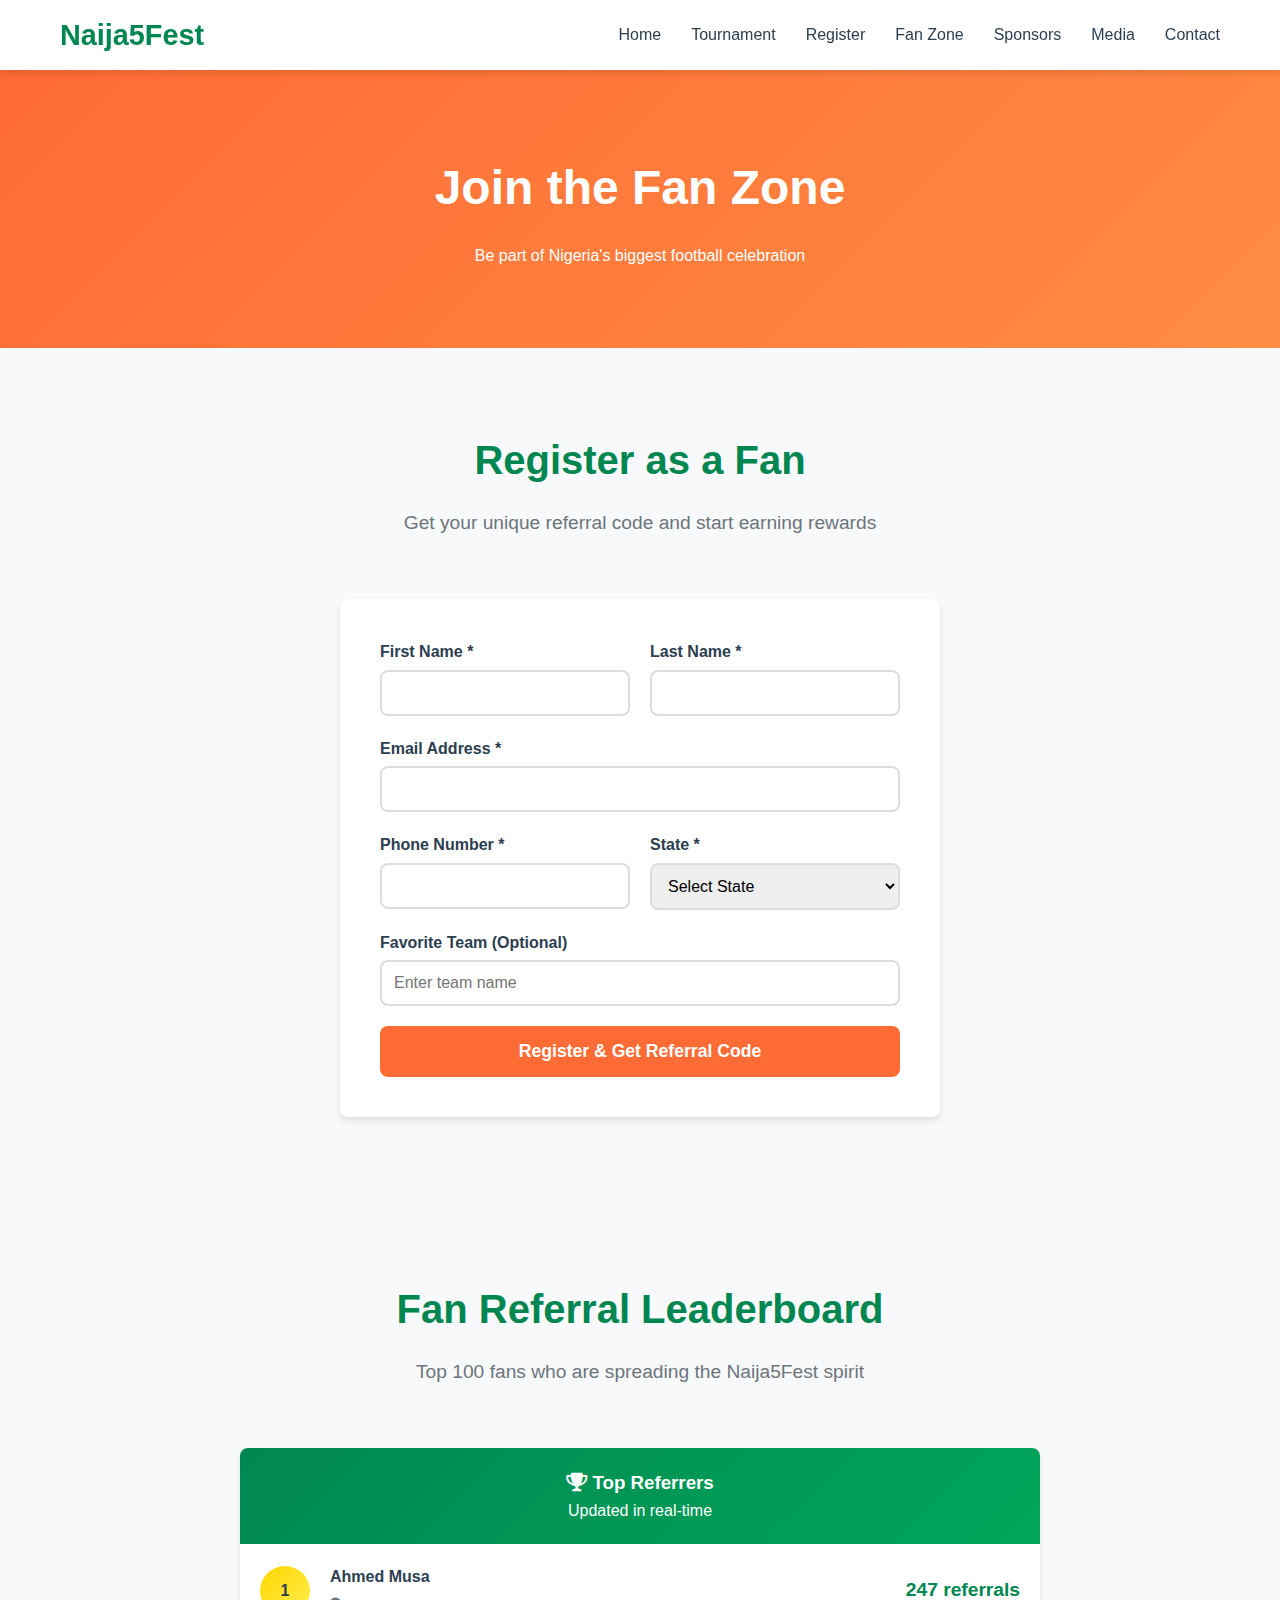
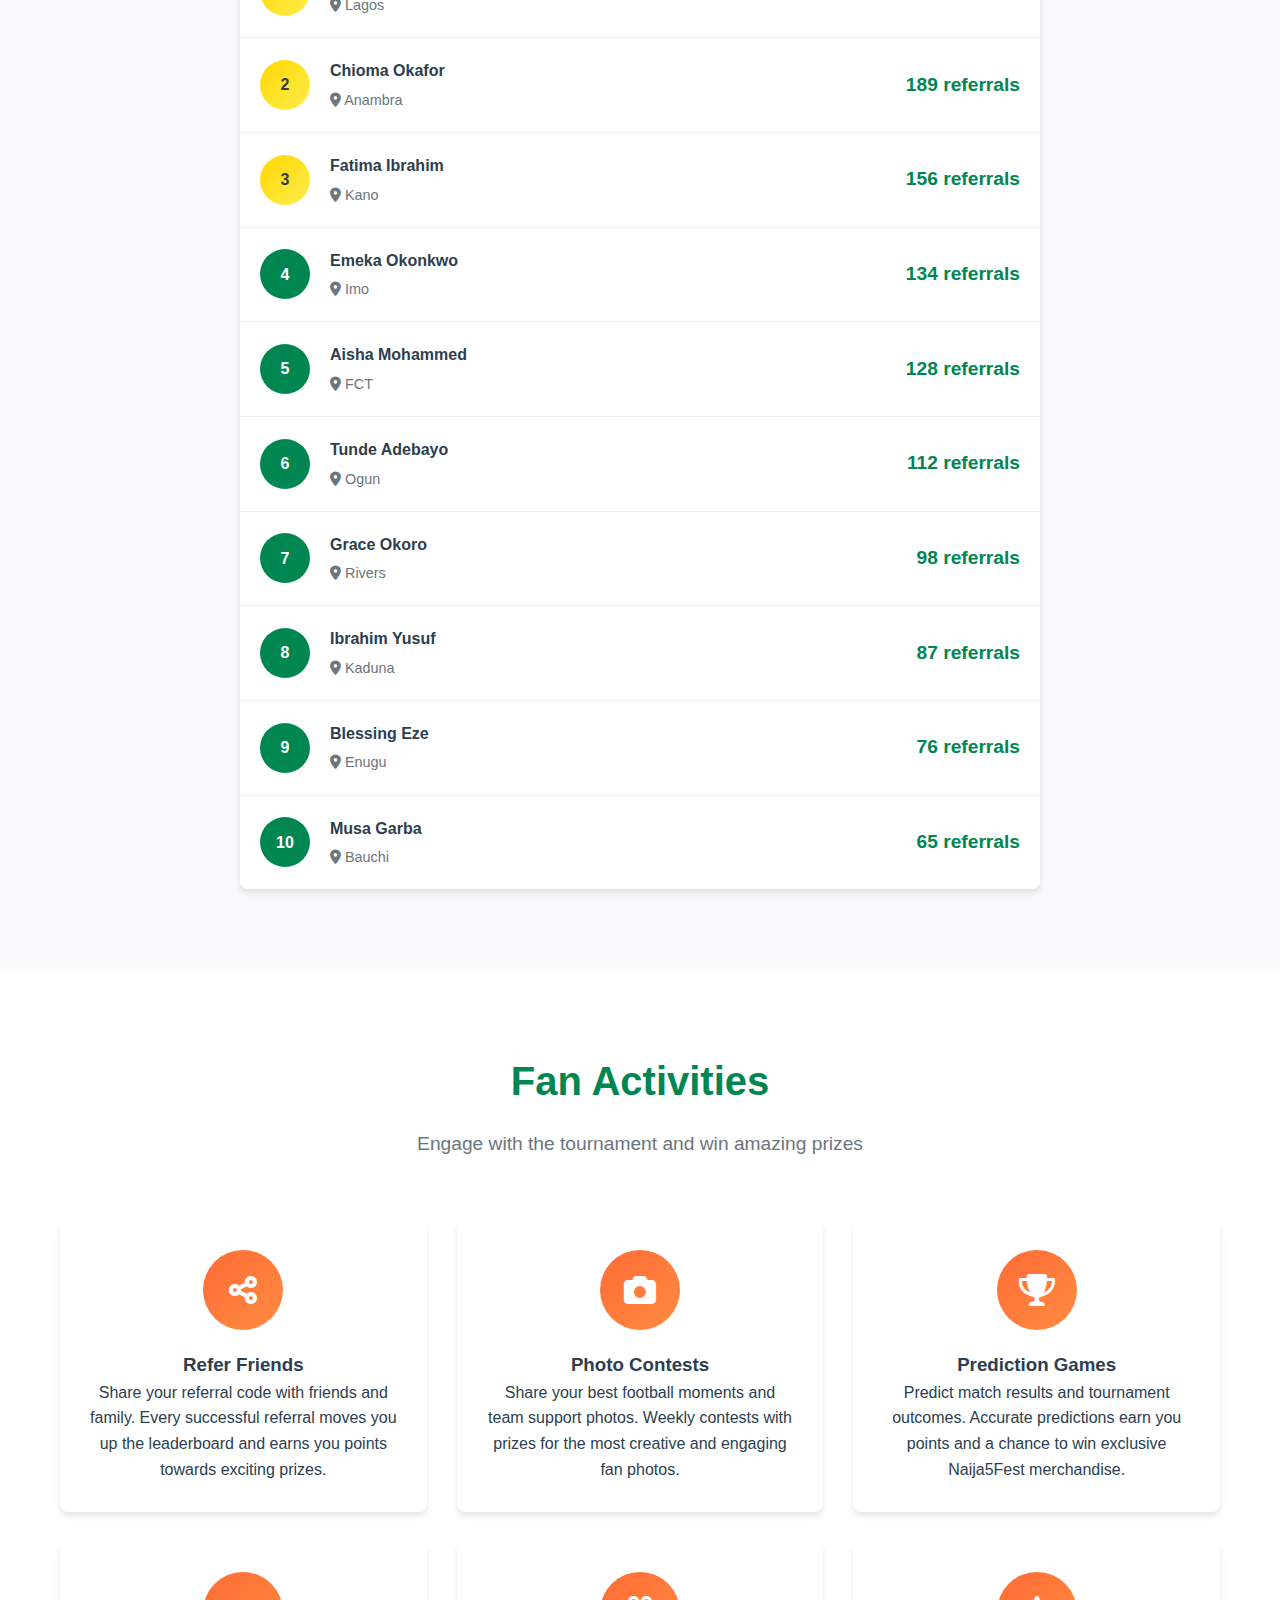
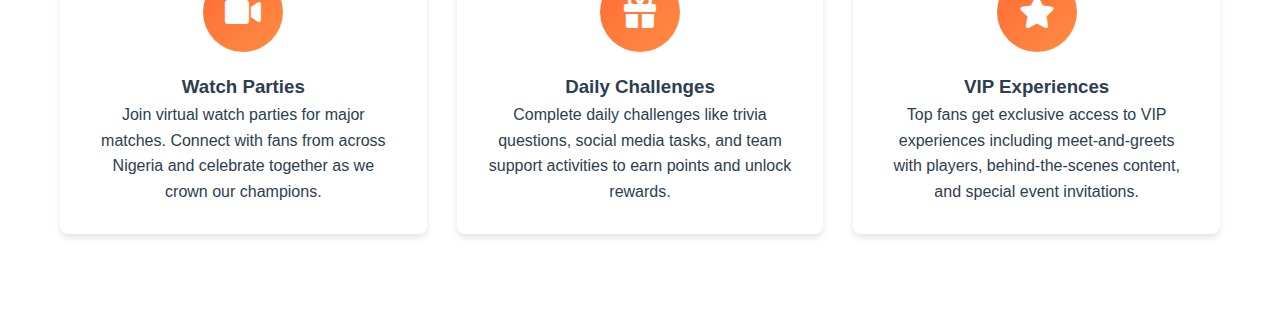
<file: Final-Naija5Fest-main/fanzone.html>
<!DOCTYPE html>
<html lang="en">

<head>
    <meta charset="UTF-8">
    <meta name="viewport" content="width=device-width, initial-scale=1.0">
    <link rel="icon" href="https://public-frontend-cos.metadl.com/mgx/img/favicon.png" type="image/png">
    <title>Fan Zone - Naija5Fest</title>
    <link rel="stylesheet" href="./style.css">
    <link href="https://cdnjs.cloudflare.com/ajax/libs/font-awesome/6.0.0/css/all.min.css" rel="stylesheet">
    <style>
        .fanzone-container {
            margin-top: 70px;
        }

        .fanzone-hero {
            background: linear-gradient(135deg, var(--accent-orange), #ff8c42);
            color: var(--white);
            padding: 80px 0;
            text-align: center;
        }

        .fanzone-hero h1 {
            font-size: 3rem;
            margin-bottom: 1rem;
        }

        .fan-registration-section {
            padding: 80px 0;
            background: var(--light-gray);
        }

        .fan-form {
            max-width: 600px;
            margin: 0 auto;
            background: var(--white);
            padding: 40px;
            border-radius: var(--border-radius);
            box-shadow: var(--shadow);
        }

        .form-group {
            margin-bottom: 20px;
        }

        .form-group label {
            display: block;
            margin-bottom: 5px;
            font-weight: 600;
            color: var(--text-dark);
        }

        .form-group input,
        .form-group select {
            width: 100%;
            padding: 12px;
            border: 2px solid #ddd;
            border-radius: var(--border-radius);
            font-size: 1rem;
            transition: var(--transition);
        }

        .form-group input:focus,
        .form-group select:focus {
            outline: none;
            border-color: var(--accent-orange);
        }

        .form-row {
            display: grid;
            grid-template-columns: 1fr 1fr;
            gap: 20px;
        }

        .referral-section {
            padding: 80px 0;
        }

        .referral-card {
            background: var(--white);
            padding: 30px;
            border-radius: var(--border-radius);
            box-shadow: var(--shadow);
            text-align: center;
            margin-bottom: 40px;
        }

        .referral-code {
            background: var(--light-gray);
            padding: 15px;
            border-radius: var(--border-radius);
            font-family: monospace;
            font-size: 1.2rem;
            font-weight: bold;
            margin: 20px 0;
            border: 2px dashed var(--accent-orange);
        }

        .copy-btn {
            background: var(--accent-orange);
            color: var(--white);
            border: none;
            padding: 10px 20px;
            border-radius: var(--border-radius);
            cursor: pointer;
            transition: var(--transition);
        }

        .copy-btn:hover {
            background: #e55a2b;
        }

        .leaderboard-section {
            padding: 80px 0;
            background: var(--light-gray);
        }

        .leaderboard {
            max-width: 800px;
            margin: 0 auto;
            background: var(--white);
            border-radius: var(--border-radius);
            box-shadow: var(--shadow);
            overflow: hidden;
        }

        .leaderboard-header {
            background: linear-gradient(135deg, var(--primary-green), var(--secondary-green));
            color: var(--white);
            padding: 20px;
            text-align: center;
        }

        .leaderboard-item {
            display: flex;
            align-items: center;
            padding: 20px;
            border-bottom: 1px solid #eee;
            transition: var(--transition);
        }

        .leaderboard-item:hover {
            background: var(--light-gray);
        }

        .leaderboard-item:last-child {
            border-bottom: none;
        }

        .rank {
            width: 50px;
            height: 50px;
            background: var(--primary-green);
            color: var(--white);
            border-radius: 50%;
            display: flex;
            align-items: center;
            justify-content: center;
            font-weight: bold;
            margin-right: 20px;
        }

        .rank.top3 {
            background: linear-gradient(135deg, #ffd700, #ffed4e);
            color: var(--text-dark);
        }

        .fan-info {
            flex: 1;
        }

        .fan-name {
            font-weight: bold;
            color: var(--text-dark);
            margin-bottom: 5px;
        }

        .fan-location {
            color: var(--text-light);
            font-size: 0.9rem;
        }

        .referral-count {
            font-size: 1.2rem;
            font-weight: bold;
            color: var(--primary-green);
        }

        .activities-section {
            padding: 80px 0;
        }

        .activities-grid {
            display: grid;
            grid-template-columns: repeat(auto-fit, minmax(300px, 1fr));
            gap: 30px;
            margin-top: 40px;
        }

        .activity-card {
            background: var(--white);
            padding: 30px;
            border-radius: var(--border-radius);
            box-shadow: var(--shadow);
            text-align: center;
            transition: var(--transition);
        }

        .activity-card:hover {
            transform: translateY(-5px);
            box-shadow: var(--shadow-hover);
        }

        .activity-icon {
            width: 80px;
            height: 80px;
            background: linear-gradient(135deg, var(--accent-orange), #ff8c42);
            border-radius: 50%;
            display: flex;
            align-items: center;
            justify-content: center;
            margin: 0 auto 20px;
            color: var(--white);
            font-size: 2rem;
        }

        .submit-btn {
            width: 100%;
            padding: 15px;
            background: var(--accent-orange);
            color: var(--white);
            border: none;
            border-radius: var(--border-radius);
            font-size: 1.1rem;
            font-weight: bold;
            cursor: pointer;
            transition: var(--transition);
        }

        .submit-btn:hover {
            background: #e55a2b;
            transform: translateY(-2px);
        }

        @media (max-width: 768px) {
            .fanzone-hero h1 {
                font-size: 2rem;
            }

            .fan-form {
                padding: 20px;
            }

            .form-row {
                grid-template-columns: 1fr;
            }

            .activities-grid {
                grid-template-columns: 1fr;
            }
        }
    </style>
</head>

<body>
    <!-- Navigation -->
    <nav class="navbar">
        <div class="nav-container">
            <div class="nav-logo">
                <h2><a href="index.html" style="text-decoration: none; color: inherit;">Naija5Fest</a></h2>
            </div>
            <div class="nav-menu" id="nav-menu">
                <a href="index.html" class="nav-link">Home</a>
                <a href="tournament.html" class="nav-link">Tournament</a>
                <a href="registration.html" class="nav-link">Register</a>
                <a href="fanzone.html" class="nav-link active">Fan Zone</a>
                <a href="sponsors.html" class="nav-link">Sponsors</a>
                <a href="media.html" class="nav-link">Media</a>
                <a href="index.html#contact" class="nav-link">Contact</a>
            </div>
            <div class="nav-toggle" id="nav-toggle">
                <span class="bar"></span>
                <span class="bar"></span>
                <span class="bar"></span>
            </div>
        </div>
    </nav>

    <div class="fanzone-container">
        <!-- Fan Zone Hero -->
        <section class="fanzone-hero">
            <div class="container">
                <h1>Join the Fan Zone</h1>
                <p>Be part of Nigeria's biggest football celebration</p>
            </div>
        </section>

        <!-- Fan Registration -->
        <section class="fan-registration-section">
            <div class="container">
                <div class="section-header">
                    <h2>Register as a Fan</h2>
                    <p>Get your unique referral code and start earning rewards</p>
                </div>

                <form class="fan-form" id="fanRegistrationForm">
                    <div class="form-row">
                        <div class="form-group">
                            <label for="fanFirstName">First Name *</label>
                            <input type="text" id="fanFirstName" name="firstName" required>
                        </div>
                        <div class="form-group">
                            <label for="fanLastName">Last Name *</label>
                            <input type="text" id="fanLastName" name="lastName" required>
                        </div>
                    </div>

                    <div class="form-group">
                        <label for="fanEmail">Email Address *</label>
                        <input type="email" id="fanEmail" name="email" required>
                    </div>

                    <div class="form-row">
                        <div class="form-group">
                            <label for="fanPhone">Phone Number *</label>
                            <input type="tel" id="fanPhone" name="phone" required>
                        </div>
                        <div class="form-group">
                            <label for="fanState">State *</label>
                            <select id="fanState" name="state" required>
                                <option value="">Select State</option>
                            </select>
                        </div>
                    </div>

                    <div class="form-group">
                        <label for="favoriteTeam">Favorite Team (Optional)</label>
                        <input type="text" id="favoriteTeam" name="favoriteTeam" placeholder="Enter team name">
                    </div>

                    <button type="submit" class="submit-btn">Register & Get Referral Code</button>
                </form>
            </div>
        </section>

        <!-- Referral Section -->
        <section class="referral-section" id="referralSection" style="display: none;">
            <div class="container">
                <div class="section-header">
                    <h2>Your Referral Code</h2>
                    <p>Share this code with friends and climb the leaderboard</p>
                </div>

                <div class="referral-card">
                    <h3>Your Unique Referral Code</h3>
                    <div class="referral-code" id="referralCode">NF12345678</div>
                    <button class="copy-btn" onclick="copyReferralCode()">
                        <i class="fas fa-copy"></i> Copy Code
                    </button>
                    <p style="margin-top: 20px; color: var(--text-light);">
                        Share this code with friends when they register as fans. 
                        The more people you refer, the higher you climb on our leaderboard!
                    </p>
                </div>
            </div>
        </section>

        <!-- Leaderboard -->
        <section class="leaderboard-section">
            <div class="container">
                <div class="section-header">
                    <h2>Fan Referral Leaderboard</h2>
                    <p>Top 100 fans who are spreading the Naija5Fest spirit</p>
                </div>

                <div class="leaderboard">
                    <div class="leaderboard-header">
                        <h3><i class="fas fa-trophy"></i> Top Referrers</h3>
                        <p>Updated in real-time</p>
                    </div>
                    <div id="leaderboardList">
                        <!-- Leaderboard items will be populated here -->
                    </div>
                </div>
            </div>
        </section>

        <!-- Fan Activities -->
        <section class="activities-section">
            <div class="container">
                <div class="section-header">
                    <h2>Fan Activities</h2>
                    <p>Engage with the tournament and win amazing prizes</p>
                </div>

                <div class="activities-grid">
                    <div class="activity-card">
                        <div class="activity-icon">
                            <i class="fas fa-share-alt"></i>
                        </div>
                        <h3>Refer Friends</h3>
                        <p>Share your referral code with friends and family. Every successful referral moves you up the leaderboard and earns you points towards exciting prizes.</p>
                    </div>

                    <div class="activity-card">
                        <div class="activity-icon">
                            <i class="fas fa-camera"></i>
                        </div>
                        <h3>Photo Contests</h3>
                        <p>Share your best football moments and team support photos. Weekly contests with prizes for the most creative and engaging fan photos.</p>
                    </div>

                    <div class="activity-card">
                        <div class="activity-icon">
                            <i class="fas fa-trophy"></i>
                        </div>
                        <h3>Prediction Games</h3>
                        <p>Predict match results and tournament outcomes. Accurate predictions earn you points and a chance to win exclusive Naija5Fest merchandise.</p>
                    </div>

                    <div class="activity-card">
                        <div class="activity-icon">
                            <i class="fas fa-video"></i>
                        </div>
                        <h3>Watch Parties</h3>
                        <p>Join virtual watch parties for major matches. Connect with fans from across Nigeria and celebrate together as we crown our champions.</p>
                    </div>

                    <div class="activity-card">
                        <div class="activity-icon">
                            <i class="fas fa-gift"></i>
                        </div>
                        <h3>Daily Challenges</h3>
                        <p>Complete daily challenges like trivia questions, social media tasks, and team support activities to earn points and unlock rewards.</p>
                    </div>

                    <div class="activity-card">
                        <div class="activity-icon">
                            <i class="fas fa-star"></i>
                        </div>
                        <h3>VIP Experiences</h3>
                        <p>Top fans get exclusive access to VIP experiences including meet-and-greets with players, behind-the-scenes content, and special event invitations.</p>
                    </div>
                </div>
            </div>
        </section>
    </div>

    <script src="./script.js"></script>
    <script>
        function initFanZone() {
            populateFanStates();
            initFanRegistration();
            loadLeaderboard();
            checkReferralParam();
        }

        function populateFanStates() {
            const fanState = document.getElementById('fanState');
            window.NaijaFest.nigerianStates.forEach(state => {
                const option = document.createElement('option');
                option.value = state.toLowerCase().replace(/\s+/g, '_');
                option.textContent = state;
                fanState.appendChild(option);
            });
        }

        function initFanRegistration() {
            const form = document.getElementById('fanRegistrationForm');
            
            form.addEventListener('submit', function(e) {
                e.preventDefault();
                
                const formData = new FormData(form);
                const fanData = {};
                
                for (let [key, value] of formData.entries()) {
                    fanData[key] = value;
                }

                // Save fan data and get referral code
                const savedFan = window.NaijaFest.saveFanData(fanData);
                
                // Show referral section
                showReferralSection(savedFan.referralCode);
                
                // Show success message
                showNotification('Registration successful! Your referral code is ready.', 'success');
                
                // Reset form
                form.reset();
            });
        }

        function showReferralSection(referralCode) {
            const referralSection = document.getElementById('referralSection');
            const referralCodeElement = document.getElementById('referralCode');
            
            referralCodeElement.textContent = referralCode;
            referralSection.style.display = 'block';
            
            // Scroll to referral section
            referralSection.scrollIntoView({ behavior: 'smooth' });
        }

        function copyReferralCode() {
            const referralCode = document.getElementById('referralCode').textContent;
            
            if (navigator.clipboard) {
                navigator.clipboard.writeText(referralCode).then(() => {
                    showNotification('Referral code copied to clipboard!', 'success');
                });
            } else {
                // Fallback for older browsers
                const textArea = document.createElement('textarea');
                textArea.value = referralCode;
                document.body.appendChild(textArea);
                textArea.select();
                document.execCommand('copy');
                document.body.removeChild(textArea);
                showNotification('Referral code copied to clipboard!', 'success');
            }
        }

        function loadLeaderboard() {
            const leaderboardList = document.getElementById('leaderboardList');
            
            // Get leaderboard data (sample data for demo)
            const sampleLeaderboard = [
                { name: 'Ahmed Musa', location: 'Lagos', referrals: 247 },
                { name: 'Chioma Okafor', location: 'Anambra', referrals: 189 },
                { name: 'Fatima Ibrahim', location: 'Kano', referrals: 156 },
                { name: 'Emeka Okonkwo', location: 'Imo', referrals: 134 },
                { name: 'Aisha Mohammed', location: 'FCT', referrals: 128 },
                { name: 'Tunde Adebayo', location: 'Ogun', referrals: 112 },
                { name: 'Grace Okoro', location: 'Rivers', referrals: 98 },
                { name: 'Ibrahim Yusuf', location: 'Kaduna', referrals: 87 },
                { name: 'Blessing Eze', location: 'Enugu', referrals: 76 },
                { name: 'Musa Garba', location: 'Bauchi', referrals: 65 }
            ];

            leaderboardList.innerHTML = sampleLeaderboard.map((fan, index) => `
                <div class="leaderboard-item">
                    <div class="rank ${index < 3 ? 'top3' : ''}">${index + 1}</div>
                    <div class="fan-info">
                        <div class="fan-name">${fan.name}</div>
                        <div class="fan-location"><i class="fas fa-map-marker-alt"></i> ${fan.location}</div>
                    </div>
                    <div class="referral-count">${fan.referrals} referrals</div>
                </div>
            `).join('');
        }

        function checkReferralParam() {
            const urlParams = new URLSearchParams(window.location.search);
            const refCode = urlParams.get('ref');
            
            if (refCode) {
                // Show message about referral
                showNotification(`You were referred by team ${refCode}! Register to support them.`, 'info');
            }
        }

        // Initialize fan zone when page loads
        document.addEventListener('DOMContentLoaded', initFanZone);
    </script>
</body>

</html>
</file>
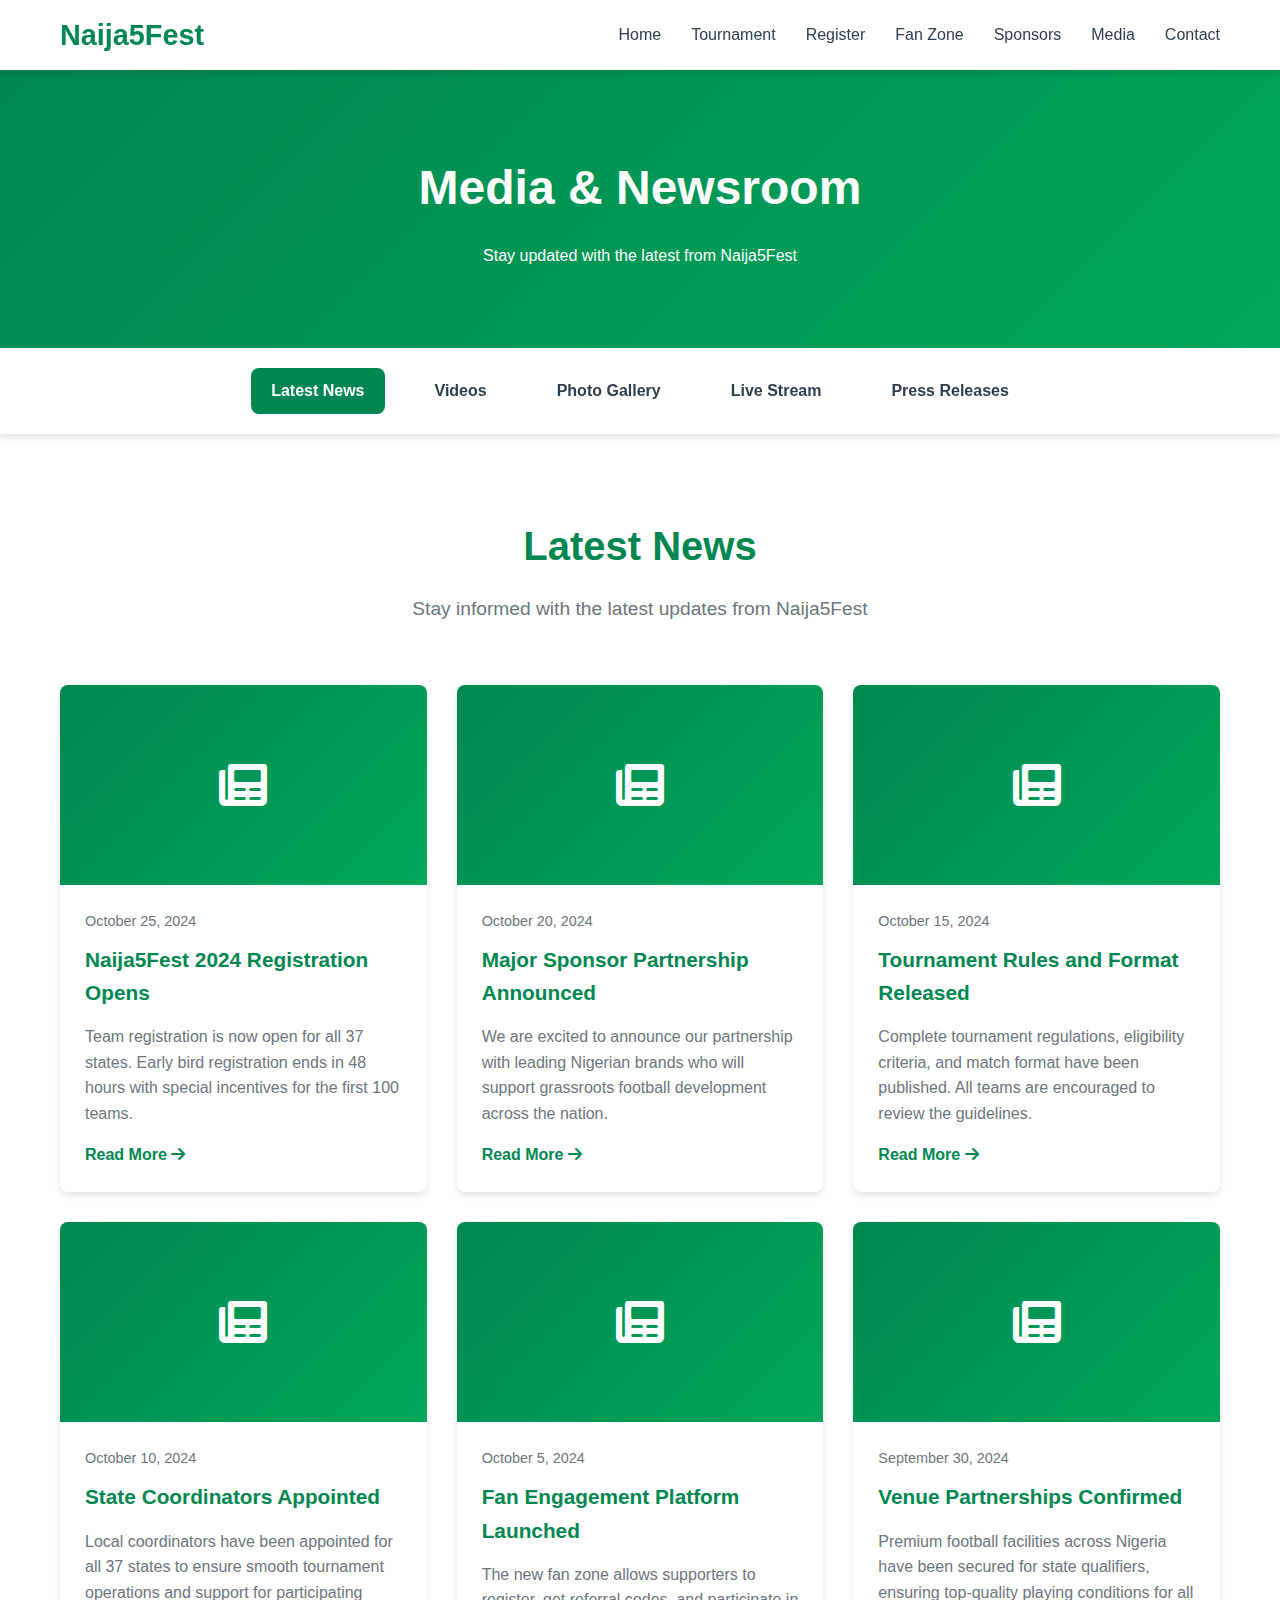
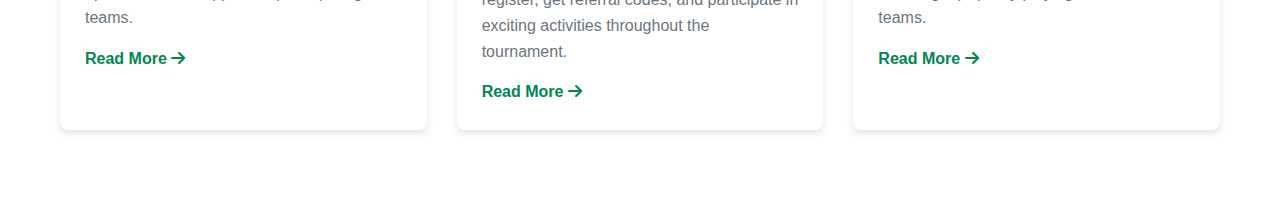
<file: Final-Naija5Fest-main/media.html>
<!DOCTYPE html>
<html lang="en">

<head>
    <meta charset="UTF-8">
    <meta name="viewport" content="width=device-width, initial-scale=1.0">
    <link rel="icon" href="https://public-frontend-cos.metadl.com/mgx/img/favicon.png" type="image/png">
    <title>Media & News - Naija5Fest</title>
    <link rel="stylesheet" href="./style.css">
    <link href="https://cdnjs.cloudflare.com/ajax/libs/font-awesome/6.0.0/css/all.min.css" rel="stylesheet">
    <style>
        .media-container {
            margin-top: 70px;
        }

        .media-hero {
            background: linear-gradient(135deg, var(--primary-green), var(--secondary-green));
            color: var(--white);
            padding: 80px 0;
            text-align: center;
        }

        .media-hero h1 {
            font-size: 3rem;
            margin-bottom: 1rem;
        }

        .media-nav {
            background: var(--white);
            padding: 20px 0;
            box-shadow: var(--shadow);
            position: sticky;
            top: 70px;
            z-index: 100;
        }

        .media-nav-container {
            max-width: 1200px;
            margin: 0 auto;
            padding: 0 20px;
        }

        .media-nav-menu {
            display: flex;
            gap: 30px;
            justify-content: center;
            flex-wrap: wrap;
        }

        .media-nav-link {
            text-decoration: none;
            color: var(--text-dark);
            font-weight: 600;
            padding: 10px 20px;
            border-radius: var(--border-radius);
            transition: var(--transition);
        }

        .media-nav-link:hover,
        .media-nav-link.active {
            background: var(--primary-green);
            color: var(--white);
        }

        .media-section {
            padding: 80px 0;
            display: none;
        }

        .media-section.active {
            display: block;
        }

        .news-grid {
            display: grid;
            grid-template-columns: repeat(auto-fit, minmax(350px, 1fr));
            gap: 30px;
            margin-top: 40px;
        }

        .news-card {
            background: var(--white);
            border-radius: var(--border-radius);
            box-shadow: var(--shadow);
            overflow: hidden;
            transition: var(--transition);
        }

        .news-card:hover {
            transform: translateY(-5px);
            box-shadow: var(--shadow-hover);
        }

        .news-image {
            width: 100%;
            height: 200px;
            background: linear-gradient(135deg, var(--primary-green), var(--secondary-green));
            display: flex;
            align-items: center;
            justify-content: center;
            color: var(--white);
            font-size: 3rem;
        }

        .news-content {
            padding: 25px;
        }

        .news-date {
            color: var(--text-light);
            font-size: 0.9rem;
            margin-bottom: 10px;
        }

        .news-title {
            font-size: 1.3rem;
            color: var(--primary-green);
            margin-bottom: 15px;
            font-weight: bold;
        }

        .news-excerpt {
            color: var(--text-light);
            line-height: 1.6;
            margin-bottom: 15px;
        }

        .read-more {
            color: var(--primary-green);
            text-decoration: none;
            font-weight: 600;
            transition: var(--transition);
        }

        .read-more:hover {
            color: var(--secondary-green);
        }

        .video-grid {
            display: grid;
            grid-template-columns: repeat(auto-fit, minmax(300px, 1fr));
            gap: 30px;
            margin-top: 40px;
        }

        .video-card {
            background: var(--white);
            border-radius: var(--border-radius);
            box-shadow: var(--shadow);
            overflow: hidden;
            transition: var(--transition);
        }

        .video-card:hover {
            transform: translateY(-5px);
            box-shadow: var(--shadow-hover);
        }

        .video-thumbnail {
            width: 100%;
            height: 200px;
            background: linear-gradient(135deg, var(--accent-orange), #ff8c42);
            display: flex;
            align-items: center;
            justify-content: center;
            color: var(--white);
            font-size: 3rem;
            position: relative;
            cursor: pointer;
        }

        .play-button {
            position: absolute;
            width: 60px;
            height: 60px;
            background: rgba(255, 255, 255, 0.9);
            border-radius: 50%;
            display: flex;
            align-items: center;
            justify-content: center;
            color: var(--primary-green);
            font-size: 1.5rem;
        }

        .video-info {
            padding: 20px;
        }

        .video-title {
            font-weight: bold;
            color: var(--text-dark);
            margin-bottom: 10px;
        }

        .video-meta {
            color: var(--text-light);
            font-size: 0.9rem;
        }

        .photo-grid {
            display: grid;
            grid-template-columns: repeat(auto-fill, minmax(250px, 1fr));
            gap: 20px;
            margin-top: 40px;
        }

        .photo-item {
            aspect-ratio: 1;
            background: linear-gradient(135deg, var(--primary-green), var(--secondary-green));
            border-radius: var(--border-radius);
            overflow: hidden;
            position: relative;
            cursor: pointer;
            transition: var(--transition);
        }

        .photo-item:hover {
            transform: scale(1.05);
        }

        .photo-placeholder {
            width: 100%;
            height: 100%;
            display: flex;
            align-items: center;
            justify-content: center;
            color: var(--white);
            font-size: 2rem;
        }

        .photo-overlay {
            position: absolute;
            bottom: 0;
            left: 0;
            right: 0;
            background: linear-gradient(transparent, rgba(0, 0, 0, 0.8));
            color: var(--white);
            padding: 20px;
            transform: translateY(100%);
            transition: var(--transition);
        }

        .photo-item:hover .photo-overlay {
            transform: translateY(0);
        }

        .live-stream-section {
            background: var(--light-gray);
        }

        .stream-container {
            max-width: 800px;
            margin: 0 auto;
            text-align: center;
        }

        .stream-player {
            width: 100%;
            height: 450px;
            background: var(--dark-gray);
            border-radius: var(--border-radius);
            display: flex;
            align-items: center;
            justify-content: center;
            color: var(--white);
            font-size: 2rem;
            margin-bottom: 30px;
        }

        .stream-info {
            background: var(--white);
            padding: 30px;
            border-radius: var(--border-radius);
            box-shadow: var(--shadow);
        }

        .press-releases {
            max-width: 800px;
            margin: 0 auto;
        }

        .press-item {
            background: var(--white);
            padding: 30px;
            border-radius: var(--border-radius);
            box-shadow: var(--shadow);
            margin-bottom: 30px;
        }

        .press-header {
            display: flex;
            justify-content: space-between;
            align-items: flex-start;
            margin-bottom: 20px;
        }

        .press-title {
            font-size: 1.4rem;
            color: var(--primary-green);
            font-weight: bold;
            flex: 1;
        }

        .press-date {
            color: var(--text-light);
            font-size: 0.9rem;
            margin-left: 20px;
        }

        .press-content {
            color: var(--text-light);
            line-height: 1.6;
        }

        .download-btn {
            display: inline-flex;
            align-items: center;
            gap: 8px;
            background: var(--primary-green);
            color: var(--white);
            text-decoration: none;
            padding: 10px 20px;
            border-radius: var(--border-radius);
            font-weight: 600;
            transition: var(--transition);
            margin-top: 15px;
        }

        .download-btn:hover {
            background: var(--secondary-green);
            transform: translateY(-2px);
        }

        @media (max-width: 768px) {
            .media-hero h1 {
                font-size: 2rem;
            }

            .media-nav-menu {
                gap: 15px;
            }

            .media-nav-link {
                padding: 8px 15px;
                font-size: 0.9rem;
            }

            .news-grid,
            .video-grid {
                grid-template-columns: 1fr;
            }

            .photo-grid {
                grid-template-columns: repeat(2, 1fr);
            }

            .stream-player {
                height: 250px;
            }

            .press-header {
                flex-direction: column;
                gap: 10px;
            }

            .press-date {
                margin-left: 0;
            }
        }
    </style>
</head>

<body>
    <!-- Navigation -->
    <nav class="navbar">
        <div class="nav-container">
            <div class="nav-logo">
                <h2><a href="index.html" style="text-decoration: none; color: inherit;">Naija5Fest</a></h2>
            </div>
            <div class="nav-menu" id="nav-menu">
                <a href="index.html" class="nav-link">Home</a>
                <a href="tournament.html" class="nav-link">Tournament</a>
                <a href="registration.html" class="nav-link">Register</a>
                <a href="fanzone.html" class="nav-link">Fan Zone</a>
                <a href="sponsors.html" class="nav-link">Sponsors</a>
                <a href="media.html" class="nav-link active">Media</a>
                <a href="index.html#contact" class="nav-link">Contact</a>
            </div>
            <div class="nav-toggle" id="nav-toggle">
                <span class="bar"></span>
                <span class="bar"></span>
                <span class="bar"></span>
            </div>
        </div>
    </nav>

    <div class="media-container">
        <!-- Media Hero -->
        <section class="media-hero">
            <div class="container">
                <h1>Media & Newsroom</h1>
                <p>Stay updated with the latest from Naija5Fest</p>
            </div>
        </section>

        <!-- Media Navigation -->
        <nav class="media-nav">
            <div class="media-nav-container">
                <div class="media-nav-menu">
                    <a href="#" class="media-nav-link active" data-section="news">Latest News</a>
                    <a href="#" class="media-nav-link" data-section="videos">Videos</a>
                    <a href="#" class="media-nav-link" data-section="photos">Photo Gallery</a>
                    <a href="#" class="media-nav-link" data-section="live">Live Stream</a>
                    <a href="#" class="media-nav-link" data-section="press">Press Releases</a>
                </div>
            </div>
        </nav>

        <!-- Latest News Section -->
        <section class="media-section active" id="news">
            <div class="container">
                <div class="section-header">
                    <h2>Latest News</h2>
                    <p>Stay informed with the latest updates from Naija5Fest</p>
                </div>

                <div class="news-grid" id="newsGrid">
                    <!-- News items will be populated here -->
                </div>
            </div>
        </section>

        <!-- Videos Section -->
        <section class="media-section" id="videos">
            <div class="container">
                <div class="section-header">
                    <h2>Video Gallery</h2>
                    <p>Watch highlights, interviews, and behind-the-scenes content</p>
                </div>

                <div class="video-grid" id="videoGrid">
                    <!-- Video items will be populated here -->
                </div>
            </div>
        </section>

        <!-- Photo Gallery Section -->
        <section class="media-section" id="photos">
            <div class="container">
                <div class="section-header">
                    <h2>Photo Gallery</h2>
                    <p>Capture the moments that define Naija5Fest</p>
                </div>

                <div class="photo-grid" id="photoGrid">
                    <!-- Photo items will be populated here -->
                </div>
            </div>
        </section>

        <!-- Live Stream Section -->
        <section class="media-section live-stream-section" id="live">
            <div class="container">
                <div class="section-header">
                    <h2>Live Stream</h2>
                    <p>Watch matches live as they happen</p>
                </div>

                <div class="stream-container">
                    <div class="stream-player">
                        <div style="text-align: center;">
                            <i class="fas fa-video" style="font-size: 4rem; margin-bottom: 20px;"></i>
                            <h3>Live Stream Coming Soon</h3>
                            <p>Matches will be streamed live during tournament days</p>
                        </div>
                    </div>

                    <div class="stream-info">
                        <h3>Upcoming Matches</h3>
                        <p>Live coverage of all state qualifiers and the Grand Finale will be available here. 
                        Follow our social media channels for live updates and streaming notifications.</p>
                        
                        <div style="margin-top: 20px;">
                            <a href="#" class="btn btn-primary" style="margin-right: 10px;">
                                <i class="fab fa-youtube"></i> YouTube
                            </a>
                            <a href="#" class="btn btn-primary" style="margin-right: 10px;">
                                <i class="fab fa-facebook"></i> Facebook
                            </a>
                            <a href="#" class="btn btn-primary">
                                <i class="fab fa-instagram"></i> Instagram
                            </a>
                        </div>
                    </div>
                </div>
            </div>
        </section>

        <!-- Press Releases Section -->
        <section class="media-section" id="press">
            <div class="container">
                <div class="section-header">
                    <h2>Press Releases</h2>
                    <p>Official announcements and media resources</p>
                </div>

                <div class="press-releases" id="pressReleases">
                    <!-- Press releases will be populated here -->
                </div>
            </div>
        </section>
    </div>

    <script src="./script.js"></script>
    <script>
        function initMediaPage() {
            initMediaNavigation();
            loadNewsItems();
            loadVideoItems();
            loadPhotoItems();
            loadPressReleases();
        }

        function initMediaNavigation() {
            const mediaLinks = document.querySelectorAll('.media-nav-link');
            const mediaSections = document.querySelectorAll('.media-section');

            mediaLinks.forEach(link => {
                link.addEventListener('click', function(e) {
                    e.preventDefault();
                    
                    const targetSection = this.getAttribute('data-section');
                    
                    // Update active link
                    mediaLinks.forEach(l => l.classList.remove('active'));
                    this.classList.add('active');
                    
                    // Show target section
                    mediaSections.forEach(section => {
                        section.classList.remove('active');
                        if (section.id === targetSection) {
                            section.classList.add('active');
                        }
                    });
                });
            });
        }

        function loadNewsItems() {
            const newsGrid = document.getElementById('newsGrid');
            
            const newsItems = [
                {
                    title: 'Naija5Fest 2024 Registration Opens',
                    date: '2024-10-25',
                    excerpt: 'Team registration is now open for all 37 states. Early bird registration ends in 48 hours with special incentives for the first 100 teams.',
                    image: 'news'
                },
                {
                    title: 'Major Sponsor Partnership Announced',
                    date: '2024-10-20',
                    excerpt: 'We are excited to announce our partnership with leading Nigerian brands who will support grassroots football development across the nation.',
                    image: 'partnership'
                },
                {
                    title: 'Tournament Rules and Format Released',
                    date: '2024-10-15',
                    excerpt: 'Complete tournament regulations, eligibility criteria, and match format have been published. All teams are encouraged to review the guidelines.',
                    image: 'rules'
                },
                {
                    title: 'State Coordinators Appointed',
                    date: '2024-10-10',
                    excerpt: 'Local coordinators have been appointed for all 37 states to ensure smooth tournament operations and support for participating teams.',
                    image: 'coordinators'
                },
                {
                    title: 'Fan Engagement Platform Launched',
                    date: '2024-10-05',
                    excerpt: 'The new fan zone allows supporters to register, get referral codes, and participate in exciting activities throughout the tournament.',
                    image: 'fanzone'
                },
                {
                    title: 'Venue Partnerships Confirmed',
                    date: '2024-09-30',
                    excerpt: 'Premium football facilities across Nigeria have been secured for state qualifiers, ensuring top-quality playing conditions for all teams.',
                    image: 'venues'
                }
            ];

            newsGrid.innerHTML = newsItems.map(item => `
                <article class="news-card">
                    <div class="news-image">
                        <i class="fas fa-newspaper"></i>
                    </div>
                    <div class="news-content">
                        <div class="news-date">${formatDate(item.date)}</div>
                        <h3 class="news-title">${item.title}</h3>
                        <p class="news-excerpt">${item.excerpt}</p>
                        <a href="#" class="read-more">Read More <i class="fas fa-arrow-right"></i></a>
                    </div>
                </article>
            `).join('');
        }

        function loadVideoItems() {
            const videoGrid = document.getElementById('videoGrid');
            
            const videoItems = [
                {
                    title: 'Naija5Fest 2024 Official Trailer',
                    duration: '2:30',
                    views: '15K views',
                    date: '1 week ago'
                },
                {
                    title: 'Tournament Rules Explained',
                    duration: '5:45',
                    views: '8.2K views',
                    date: '2 weeks ago'
                },
                {
                    title: 'State Coordinators Introduction',
                    duration: '3:15',
                    views: '5.7K views',
                    date: '3 weeks ago'
                },
                {
                    title: 'Fan Zone Features Overview',
                    duration: '4:20',
                    views: '12K views',
                    date: '1 month ago'
                },
                {
                    title: 'Sponsor Partnership Announcement',
                    duration: '1:50',
                    views: '6.8K views',
                    date: '1 month ago'
                },
                {
                    title: 'Behind the Scenes: Tournament Prep',
                    duration: '8:30',
                    views: '9.3K views',
                    date: '2 months ago'
                }
            ];

            videoGrid.innerHTML = videoItems.map(item => `
                <div class="video-card">
                    <div class="video-thumbnail">
                        <i class="fas fa-play"></i>
                        <div class="play-button">
                            <i class="fas fa-play"></i>
                        </div>
                    </div>
                    <div class="video-info">
                        <h4 class="video-title">${item.title}</h4>
                        <div class="video-meta">
                            ${item.duration} • ${item.views} • ${item.date}
                        </div>
                    </div>
                </div>
            `).join('');
        }

        function loadPhotoItems() {
            const photoGrid = document.getElementById('photoGrid');
            
            const photoCategories = [
                'Team Registration Events',
                'State Coordinator Meetings',
                'Venue Preparations',
                'Sponsor Announcements',
                'Fan Zone Activities',
                'Media Interviews',
                'Tournament Planning',
                'Community Outreach',
                'Training Sessions',
                'Press Conferences',
                'Partnership Signings',
                'Venue Tours'
            ];

            photoGrid.innerHTML = photoCategories.map(category => `
                <div class="photo-item">
                    <div class="photo-placeholder">
                        <i class="fas fa-camera"></i>
                    </div>
                    <div class="photo-overlay">
                        <h4>${category}</h4>
                        <p>View Gallery</p>
                    </div>
                </div>
            `).join('');
        }

        function loadPressReleases() {
            const pressReleases = document.getElementById('pressReleases');
            
            const releases = [
                {
                    title: 'Naija5Fest 2024: Nigeria\'s Largest Grassroots Football Tournament Launches',
                    date: '2024-10-25',
                    content: 'Lagos, Nigeria - Naija5Fest, Nigeria\'s premier grassroots football tournament, officially opens registration for its inaugural 2024 edition. The tournament will feature 74 concurrent competitions across all 37 states, with separate male and female categories, making it the largest grassroots football initiative in Nigerian history.'
                },
                {
                    title: 'Strategic Partnerships Drive Naija5Fest\'s National Expansion',
                    date: '2024-10-20',
                    content: 'The tournament organizers announce major sponsorship deals with leading Nigerian corporations, ensuring comprehensive coverage and support for participating teams across all states. These partnerships will provide essential resources for venue preparation, equipment, and prize distribution.'
                },
                {
                    title: 'Naija5Fest Introduces Revolutionary Fan Engagement Platform',
                    date: '2024-10-15',
                    content: 'A new digital platform allows football fans to actively participate in the tournament through referral programs, prediction games, and exclusive content access. The platform aims to create Nigeria\'s largest football community, connecting fans from all 37 states.'
                }
            ];

            pressReleases.innerHTML = releases.map(release => `
                <article class="press-item">
                    <div class="press-header">
                        <h3 class="press-title">${release.title}</h3>
                        <div class="press-date">${formatDate(release.date)}</div>
                    </div>
                    <div class="press-content">
                        <p>${release.content}</p>
                    </div>
                    <a href="#" class="download-btn">
                        <i class="fas fa-download"></i>
                        Download Full Release
                    </a>
                </article>
            `).join('');
        }

        function formatDate(dateString) {
            const options = { year: 'numeric', month: 'long', day: 'numeric' };
            return new Date(dateString).toLocaleDateString('en-US', options);
        }

        // Initialize media page
        document.addEventListener('DOMContentLoaded', initMediaPage);
    </script>
</body>

</html>
</file>
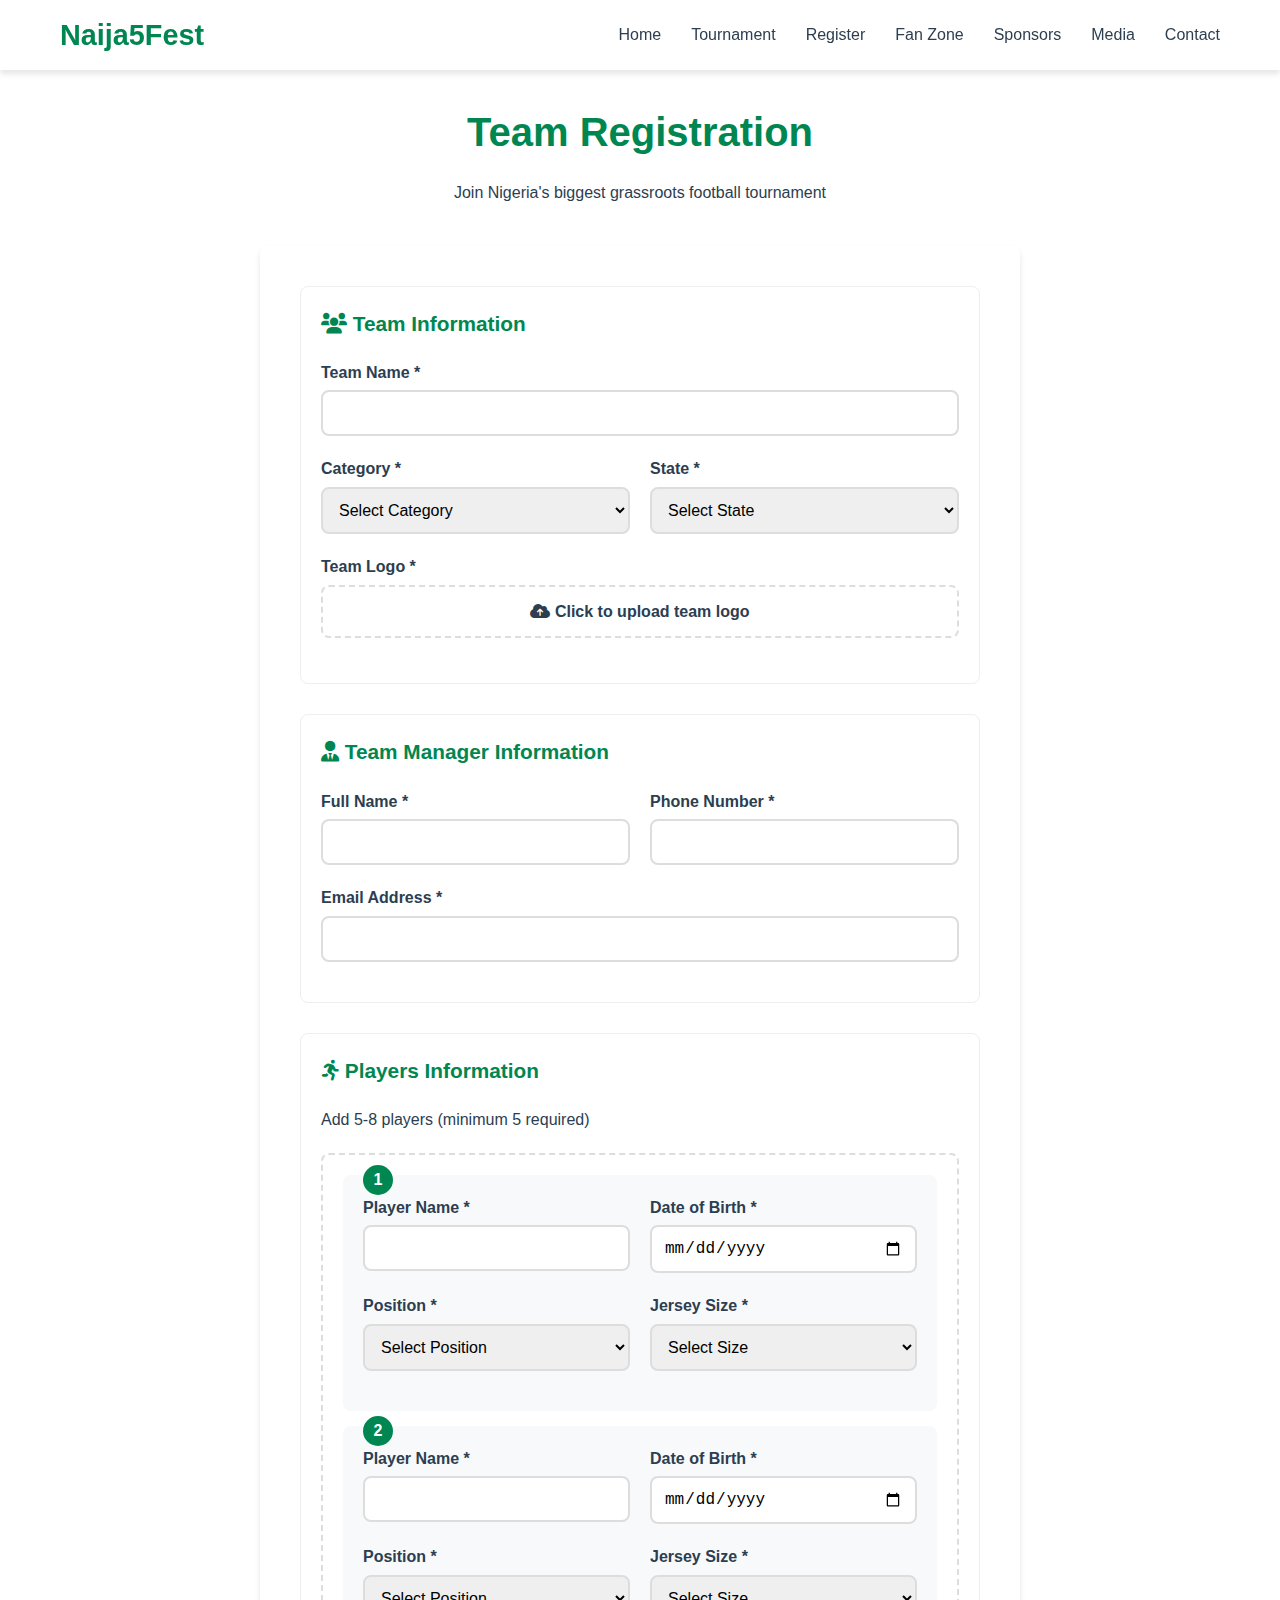
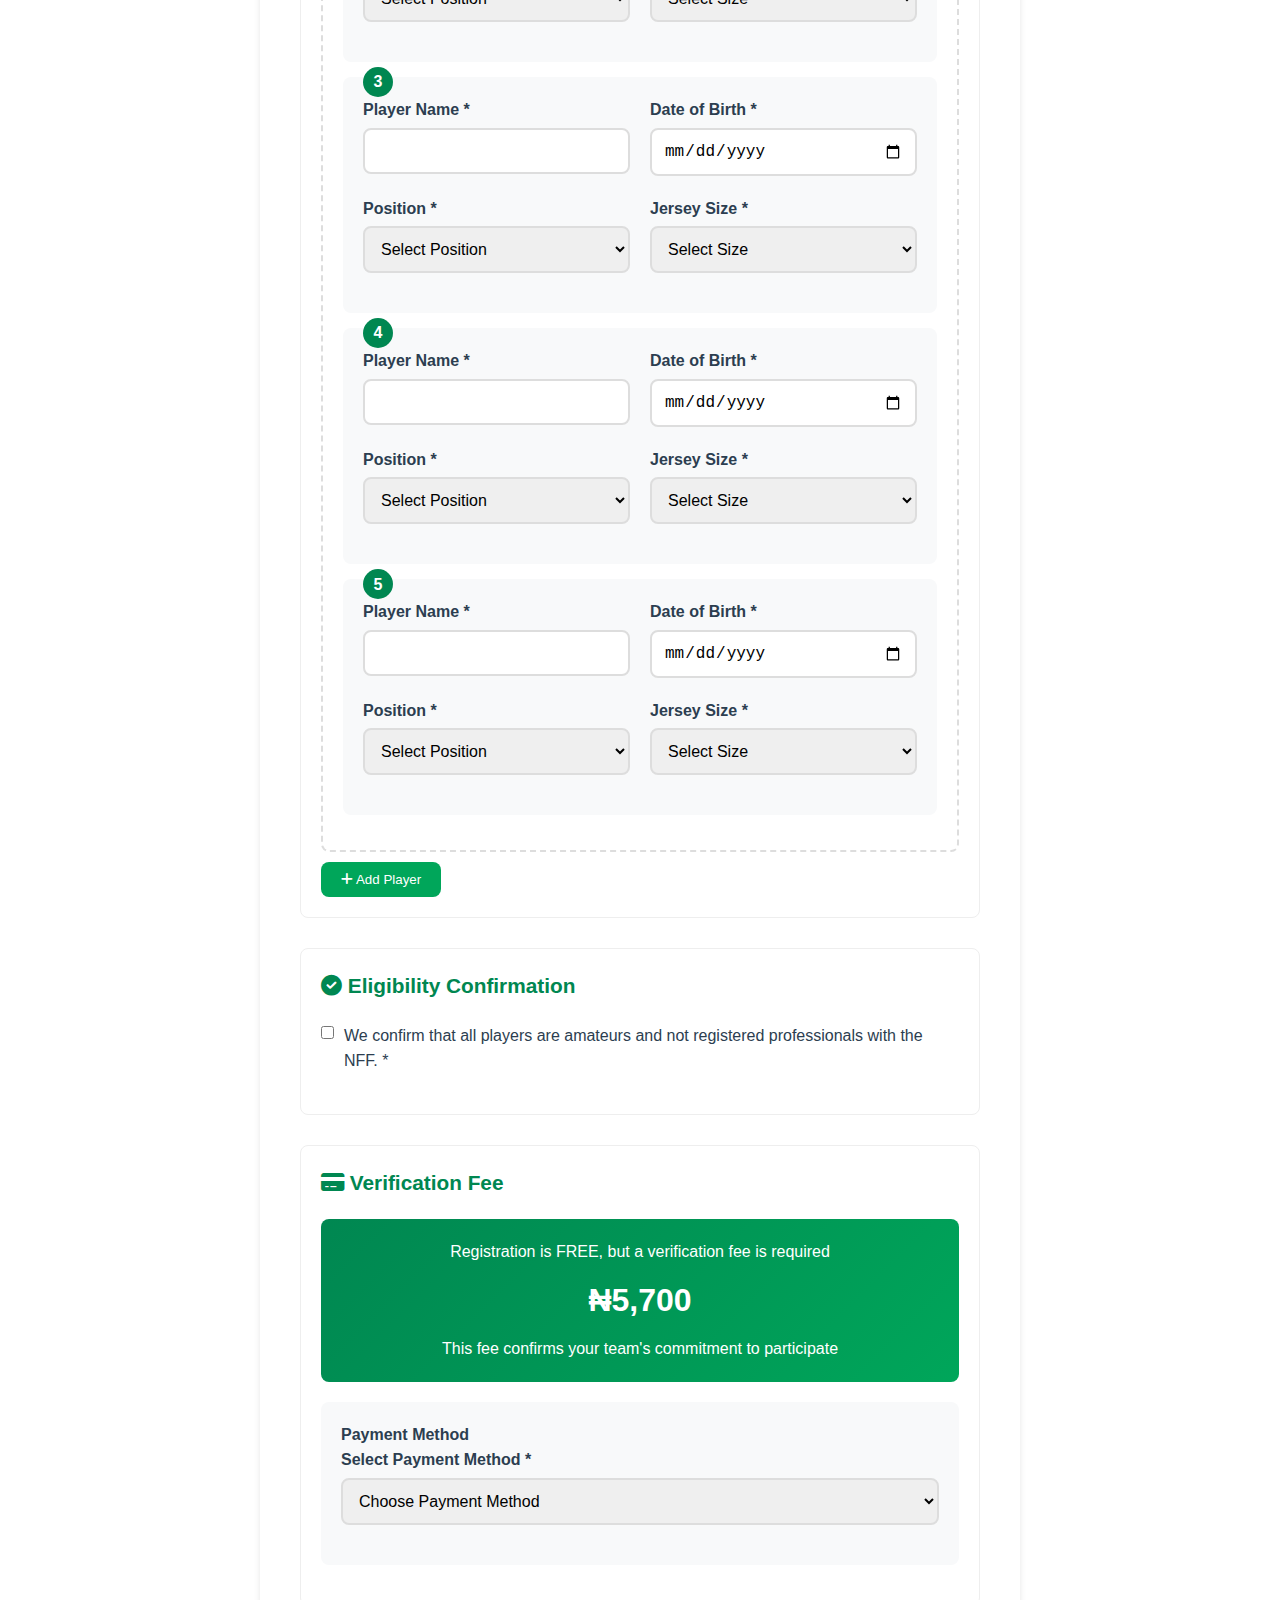
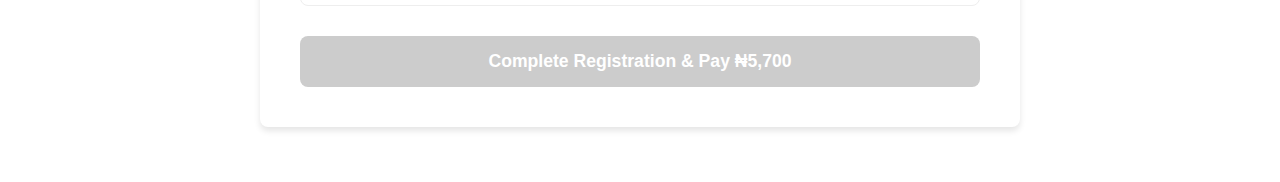
<file: Final-Naija5Fest-main/registration.html>
<!DOCTYPE html>
<html lang="en">

<head>
    <meta charset="UTF-8">
    <meta name="viewport" content="width=device-width, initial-scale=1.0">
    <link rel="icon" href="https://public-frontend-cos.metadl.com/mgx/img/favicon.png" type="image/png">
    <title>Team Registration - Naija5Fest</title>
    <link rel="stylesheet" href="./style.css">
    <link href="https://cdnjs.cloudflare.com/ajax/libs/font-awesome/6.0.0/css/all.min.css" rel="stylesheet">
    <style>
        .registration-container {
            max-width: 800px;
            margin: 100px auto 50px;
            padding: 0 20px;
        }

        .registration-header {
            text-align: center;
            margin-bottom: 40px;
        }

        .registration-header h1 {
            color: var(--primary-green);
            font-size: 2.5rem;
            margin-bottom: 1rem;
        }

        .registration-form {
            background: var(--white);
            padding: 40px;
            border-radius: var(--border-radius);
            box-shadow: var(--shadow);
        }

        .form-section {
            margin-bottom: 30px;
            padding: 20px;
            border: 1px solid #eee;
            border-radius: var(--border-radius);
        }

        .form-section h3 {
            color: var(--primary-green);
            margin-bottom: 20px;
            font-size: 1.3rem;
        }

        .form-group {
            margin-bottom: 20px;
        }

        .form-group label {
            display: block;
            margin-bottom: 5px;
            font-weight: 600;
            color: var(--text-dark);
        }

        .form-group input,
        .form-group select,
        .form-group textarea {
            width: 100%;
            padding: 12px;
            border: 2px solid #ddd;
            border-radius: var(--border-radius);
            font-size: 1rem;
            transition: var(--transition);
        }

        .form-group input:focus,
        .form-group select:focus,
        .form-group textarea:focus {
            outline: none;
            border-color: var(--primary-green);
        }

        .form-row {
            display: grid;
            grid-template-columns: 1fr 1fr;
            gap: 20px;
        }

        .players-section {
            border: 2px dashed #ddd;
            padding: 20px;
            border-radius: var(--border-radius);
            margin-top: 20px;
        }

        .player-card {
            background: var(--light-gray);
            padding: 20px;
            border-radius: var(--border-radius);
            margin-bottom: 15px;
            position: relative;
        }

        .player-number {
            position: absolute;
            top: -10px;
            left: 20px;
            background: var(--primary-green);
            color: var(--white);
            width: 30px;
            height: 30px;
            border-radius: 50%;
            display: flex;
            align-items: center;
            justify-content: center;
            font-weight: bold;
        }

        .remove-player {
            position: absolute;
            top: 10px;
            right: 10px;
            background: #dc3545;
            color: var(--white);
            border: none;
            width: 25px;
            height: 25px;
            border-radius: 50%;
            cursor: pointer;
            font-size: 0.8rem;
        }

        .add-player-btn {
            background: var(--secondary-green);
            color: var(--white);
            border: none;
            padding: 10px 20px;
            border-radius: var(--border-radius);
            cursor: pointer;
            margin-top: 10px;
        }

        .file-upload {
            position: relative;
            display: inline-block;
            width: 100%;
        }

        .file-upload input[type="file"] {
            position: absolute;
            opacity: 0;
            width: 100%;
            height: 100%;
            cursor: pointer;
        }

        .file-upload-label {
            display: block;
            padding: 12px;
            border: 2px dashed #ddd;
            border-radius: var(--border-radius);
            text-align: center;
            cursor: pointer;
            transition: var(--transition);
        }

        .file-upload-label:hover {
            border-color: var(--primary-green);
            background: var(--light-gray);
        }

        .checkbox-group {
            display: flex;
            align-items: flex-start;
            gap: 10px;
            margin: 20px 0;
        }

        .checkbox-group input[type="checkbox"] {
            width: auto;
            margin-top: 3px;
        }

        .fee-info {
            background: linear-gradient(135deg, var(--primary-green), var(--secondary-green));
            color: var(--white);
            padding: 20px;
            border-radius: var(--border-radius);
            margin: 20px 0;
            text-align: center;
        }

        .fee-amount {
            font-size: 2rem;
            font-weight: bold;
            margin: 10px 0;
        }

        .payment-section {
            background: var(--light-gray);
            padding: 20px;
            border-radius: var(--border-radius);
            margin: 20px 0;
        }

        .submit-btn {
            width: 100%;
            padding: 15px;
            background: var(--accent-orange);
            color: var(--white);
            border: none;
            border-radius: var(--border-radius);
            font-size: 1.1rem;
            font-weight: bold;
            cursor: pointer;
            transition: var(--transition);
        }

        .submit-btn:hover {
            background: #e55a2b;
            transform: translateY(-2px);
        }

        .submit-btn:disabled {
            background: #ccc;
            cursor: not-allowed;
            transform: none;
        }

        @media (max-width: 768px) {
            .registration-container {
                margin-top: 80px;
            }

            .registration-form {
                padding: 20px;
            }

            .form-row {
                grid-template-columns: 1fr;
            }

            .registration-header h1 {
                font-size: 2rem;
            }
        }
    </style>
</head>

<body>
    <!-- Navigation -->
    <nav class="navbar">
        <div class="nav-container">
            <div class="nav-logo">
                <h2><a href="index.html" style="text-decoration: none; color: inherit;">Naija5Fest</a></h2>
            </div>
            <div class="nav-menu" id="nav-menu">
                <a href="index.html" class="nav-link">Home</a>
                <a href="tournament.html" class="nav-link">Tournament</a>
                <a href="registration.html" class="nav-link active">Register</a>
                <a href="fanzone.html" class="nav-link">Fan Zone</a>
                <a href="sponsors.html" class="nav-link">Sponsors</a>
                <a href="media.html" class="nav-link">Media</a>
                <a href="index.html#contact" class="nav-link">Contact</a>
            </div>
            <div class="nav-toggle" id="nav-toggle">
                <span class="bar"></span>
                <span class="bar"></span>
                <span class="bar"></span>
            </div>
        </div>
    </nav>

    <!-- Registration Content -->
    <div class="registration-container">
        <div class="registration-header">
            <h1>Team Registration</h1>
            <p>Join Nigeria's biggest grassroots football tournament</p>
        </div>

        <form class="registration-form" id="registrationForm">
            <!-- Team Information -->
            <div class="form-section">
                <h3><i class="fas fa-users"></i> Team Information</h3>
                
                <div class="form-group">
                    <label for="teamName">Team Name *</label>
                    <input type="text" id="teamName" name="teamName" required>
                </div>

                <div class="form-row">
                    <div class="form-group">
                        <label for="category">Category *</label>
                        <select id="category" name="category" required>
                            <option value="">Select Category</option>
                            <option value="male">Male</option>
                            <option value="female">Female</option>
                        </select>
                    </div>
                    <div class="form-group">
                        <label for="state">State *</label>
                        <select id="state" name="state" required>
                            <option value="">Select State</option>
                        </select>
                    </div>
                </div>

                <div class="form-group">
                    <label for="teamLogo">Team Logo *</label>
                    <div class="file-upload">
                        <input type="file" id="teamLogo" name="teamLogo" accept="image/*" required>
                        <label for="teamLogo" class="file-upload-label">
                            <i class="fas fa-cloud-upload-alt"></i>
                            <span>Click to upload team logo</span>
                        </label>
                    </div>
                </div>
            </div>

            <!-- Team Manager Information -->
            <div class="form-section">
                <h3><i class="fas fa-user-tie"></i> Team Manager Information</h3>
                
                <div class="form-row">
                    <div class="form-group">
                        <label for="managerName">Full Name *</label>
                        <input type="text" id="managerName" name="managerName" required>
                    </div>
                    <div class="form-group">
                        <label for="managerPhone">Phone Number *</label>
                        <input type="tel" id="managerPhone" name="managerPhone" required>
                    </div>
                </div>

                <div class="form-group">
                    <label for="managerEmail">Email Address *</label>
                    <input type="email" id="managerEmail" name="managerEmail" required>
                </div>
            </div>

            <!-- Players Information -->
            <div class="form-section">
                <h3><i class="fas fa-running"></i> Players Information</h3>
                <p>Add 5-8 players (minimum 5 required)</p>
                
                <div class="players-section" id="playersContainer">
                    <!-- Players will be added dynamically -->
                </div>
                
                <button type="button" class="add-player-btn" id="addPlayerBtn">
                    <i class="fas fa-plus"></i> Add Player
                </button>
            </div>

            <!-- Eligibility Confirmation -->
            <div class="form-section">
                <h3><i class="fas fa-check-circle"></i> Eligibility Confirmation</h3>
                
                <div class="checkbox-group">
                    <input type="checkbox" id="eligibilityConfirm" name="eligibilityConfirm" required>
                    <label for="eligibilityConfirm">
                        We confirm that all players are amateurs and not registered professionals with the NFF. *
                    </label>
                </div>
            </div>

            <!-- Payment Information -->
            <div class="form-section">
                <h3><i class="fas fa-credit-card"></i> Verification Fee</h3>
                
                <div class="fee-info">
                    <p>Registration is FREE, but a verification fee is required</p>
                    <div class="fee-amount">₦5,700</div>
                    <p>This fee confirms your team's commitment to participate</p>
                </div>

                <div class="payment-section">
                    <h4>Payment Method</h4>
                    <div class="form-group">
                        <label for="paymentMethod">Select Payment Method *</label>
                        <select id="paymentMethod" name="paymentMethod" required>
                            <option value="">Choose Payment Method</option>
                            <option value="paystack">Paystack (Card/Bank Transfer)</option>
                            <option value="bank_transfer">Direct Bank Transfer</option>
                        </select>
                    </div>
                </div>
            </div>

            <button type="submit" class="submit-btn" id="submitBtn" disabled>
                Complete Registration & Pay ₦5,700
            </button>
        </form>
    </div>

    <script src="./script.js"></script>
    <script>
        // Registration form functionality
        function initRegistrationForm() {
            const form = document.getElementById('registrationForm');
            const stateSelect = document.getElementById('state');
            const playersContainer = document.getElementById('playersContainer');
            const addPlayerBtn = document.getElementById('addPlayerBtn');
            const submitBtn = document.getElementById('submitBtn');
            const eligibilityConfirm = document.getElementById('eligibilityConfirm');
            
            let playerCount = 0;

            // Populate states dropdown
            window.NaijaFest.nigerianStates.forEach(state => {
                const option = document.createElement('option');
                option.value = state.toLowerCase().replace(/\s+/g, '_');
                option.textContent = state;
                stateSelect.appendChild(option);
            });

            // Add initial players
            for (let i = 0; i < 5; i++) {
                addPlayer();
            }

            // Add player functionality
            addPlayerBtn.addEventListener('click', addPlayer);

            function addPlayer() {
                if (playerCount >= 8) {
                    showNotification('Maximum 8 players allowed', 'error');
                    return;
                }

                playerCount++;
                const playerCard = document.createElement('div');
                playerCard.className = 'player-card';
                playerCard.innerHTML = `
                    <div class="player-number">${playerCount}</div>
                    ${playerCount > 5 ? '<button type="button" class="remove-player" onclick="removePlayer(this)">×</button>' : ''}
                    <div class="form-row">
                        <div class="form-group">
                            <label>Player Name *</label>
                            <input type="text" name="player_${playerCount}_name" required>
                        </div>
                        <div class="form-group">
                            <label>Date of Birth *</label>
                            <input type="date" name="player_${playerCount}_dob" required>
                        </div>
                    </div>
                    <div class="form-row">
                        <div class="form-group">
                            <label>Position *</label>
                            <select name="player_${playerCount}_position" required>
                                <option value="">Select Position</option>
                                <option value="goalkeeper">Goalkeeper</option>
                                <option value="defender">Defender</option>
                                <option value="midfielder">Midfielder</option>
                                <option value="forward">Forward</option>
                            </select>
                        </div>
                        <div class="form-group">
                            <label>Jersey Size *</label>
                            <select name="player_${playerCount}_jersey" required>
                                <option value="">Select Size</option>
                                <option value="XS">XS</option>
                                <option value="S">S</option>
                                <option value="M">M</option>
                                <option value="L">L</option>
                                <option value="XL">XL</option>
                                <option value="XXL">XXL</option>
                            </select>
                        </div>
                    </div>
                `;
                playersContainer.appendChild(playerCard);
                updateAddPlayerButton();
            }

            // Remove player functionality
            window.removePlayer = function(button) {
                button.parentElement.remove();
                playerCount--;
                updatePlayerNumbers();
                updateAddPlayerButton();
            };

            function updatePlayerNumbers() {
                const playerCards = playersContainer.querySelectorAll('.player-card');
                playerCards.forEach((card, index) => {
                    const numberElement = card.querySelector('.player-number');
                    numberElement.textContent = index + 1;
                    
                    // Update input names
                    const inputs = card.querySelectorAll('input, select');
                    inputs.forEach(input => {
                        const name = input.name;
                        if (name.startsWith('player_')) {
                            const suffix = name.split('_').slice(2).join('_');
                            input.name = `player_${index + 1}_${suffix}`;
                        }
                    });
                });
            }

            function updateAddPlayerButton() {
                addPlayerBtn.style.display = playerCount >= 8 ? 'none' : 'block';
            }

            // Enable submit button when eligibility is confirmed
            eligibilityConfirm.addEventListener('change', function() {
                submitBtn.disabled = !this.checked;
            });

            // File upload preview
            document.getElementById('teamLogo').addEventListener('change', function(e) {
                const file = e.target.files[0];
                if (file) {
                    const label = e.target.nextElementSibling;
                    label.innerHTML = `<i class="fas fa-check"></i> ${file.name}`;
                    label.style.borderColor = 'var(--primary-green)';
                    label.style.background = 'var(--light-gray)';
                }
            });

            // Form submission
            form.addEventListener('submit', function(e) {
                e.preventDefault();
                
                const formData = new FormData(form);
                const teamData = {};
                
                // Collect form data
                for (let [key, value] of formData.entries()) {
                    teamData[key] = value;
                }

                // Collect players data
                teamData.players = [];
                for (let i = 1; i <= playerCount; i++) {
                    const player = {
                        name: formData.get(`player_${i}_name`),
                        dob: formData.get(`player_${i}_dob`),
                        position: formData.get(`player_${i}_position`),
                        jersey: formData.get(`player_${i}_jersey`)
                    };
                    teamData.players.push(player);
                }

                // Validate minimum players
                if (teamData.players.length < 5) {
                    showNotification('Minimum 5 players required', 'error');
                    return;
                }

                // Simulate payment process
                simulatePayment(teamData);
            });

            function simulatePayment(teamData) {
                submitBtn.disabled = true;
                submitBtn.textContent = 'Processing Payment...';

                // Simulate payment delay
                setTimeout(() => {
                    // Save team data
                    const teamId = window.NaijaFest.saveTeamData(teamData);
                    
                    // Show success message
                    showNotification('Registration successful! Check your email for confirmation.', 'success');
                    
                    // Generate referral link
                    const referralLink = `${window.location.origin}/fanzone.html?ref=${teamId}`;
                    
                    // Show confirmation modal
                    showRegistrationSuccess(teamId, referralLink);
                    
                    // Reset form
                    form.reset();
                    submitBtn.disabled = false;
                    submitBtn.textContent = 'Complete Registration & Pay ₦5,700';
                    
                }, 2000);
            }

            function showRegistrationSuccess(teamId, referralLink) {
                const modal = document.createElement('div');
                modal.style.cssText = `
                    position: fixed;
                    top: 0;
                    left: 0;
                    width: 100%;
                    height: 100%;
                    background: rgba(0,0,0,0.8);
                    display: flex;
                    align-items: center;
                    justify-content: center;
                    z-index: 10000;
                `;
                
                modal.innerHTML = `
                    <div style="background: white; padding: 40px; border-radius: 10px; max-width: 500px; text-align: center;">
                        <div style="color: var(--primary-green); font-size: 3rem; margin-bottom: 20px;">
                            <i class="fas fa-check-circle"></i>
                        </div>
                        <h2 style="color: var(--primary-green); margin-bottom: 20px;">Registration Successful!</h2>
                        <p style="margin-bottom: 20px;">Your Team ID: <strong>${teamId}</strong></p>
                        <p style="margin-bottom: 20px;">Share this link with 5,000 fans to support your team:</p>
                        <div style="background: var(--light-gray); padding: 10px; border-radius: 5px; margin: 20px 0; word-break: break-all;">
                            ${referralLink}
                        </div>
                        <button onclick="this.parentElement.parentElement.remove()" 
                                style="background: var(--primary-green); color: white; border: none; padding: 10px 20px; border-radius: 5px; cursor: pointer;">
                            Close
                        </button>
                    </div>
                `;
                
                document.body.appendChild(modal);
            }
        }

        // Initialize registration form when page loads
        document.addEventListener('DOMContentLoaded', initRegistrationForm);
    </script>
</body>

</html>
</file>
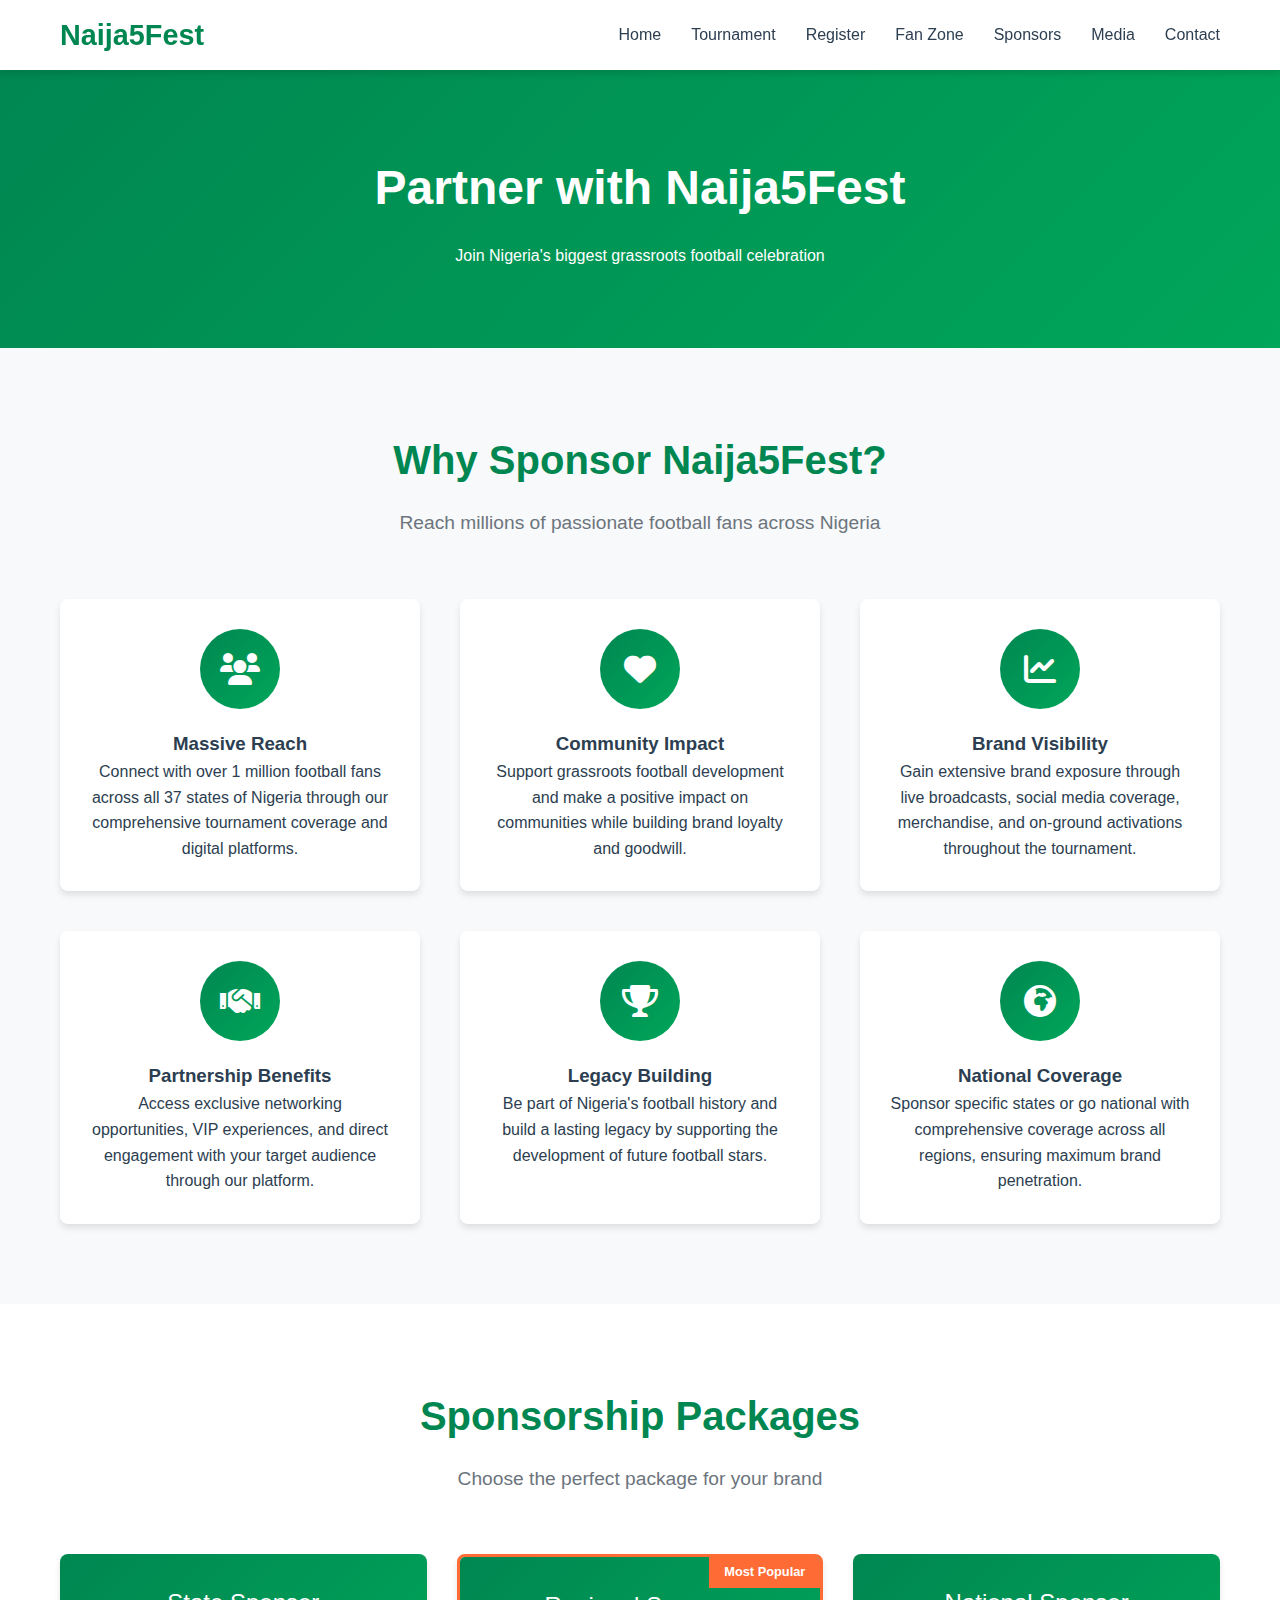
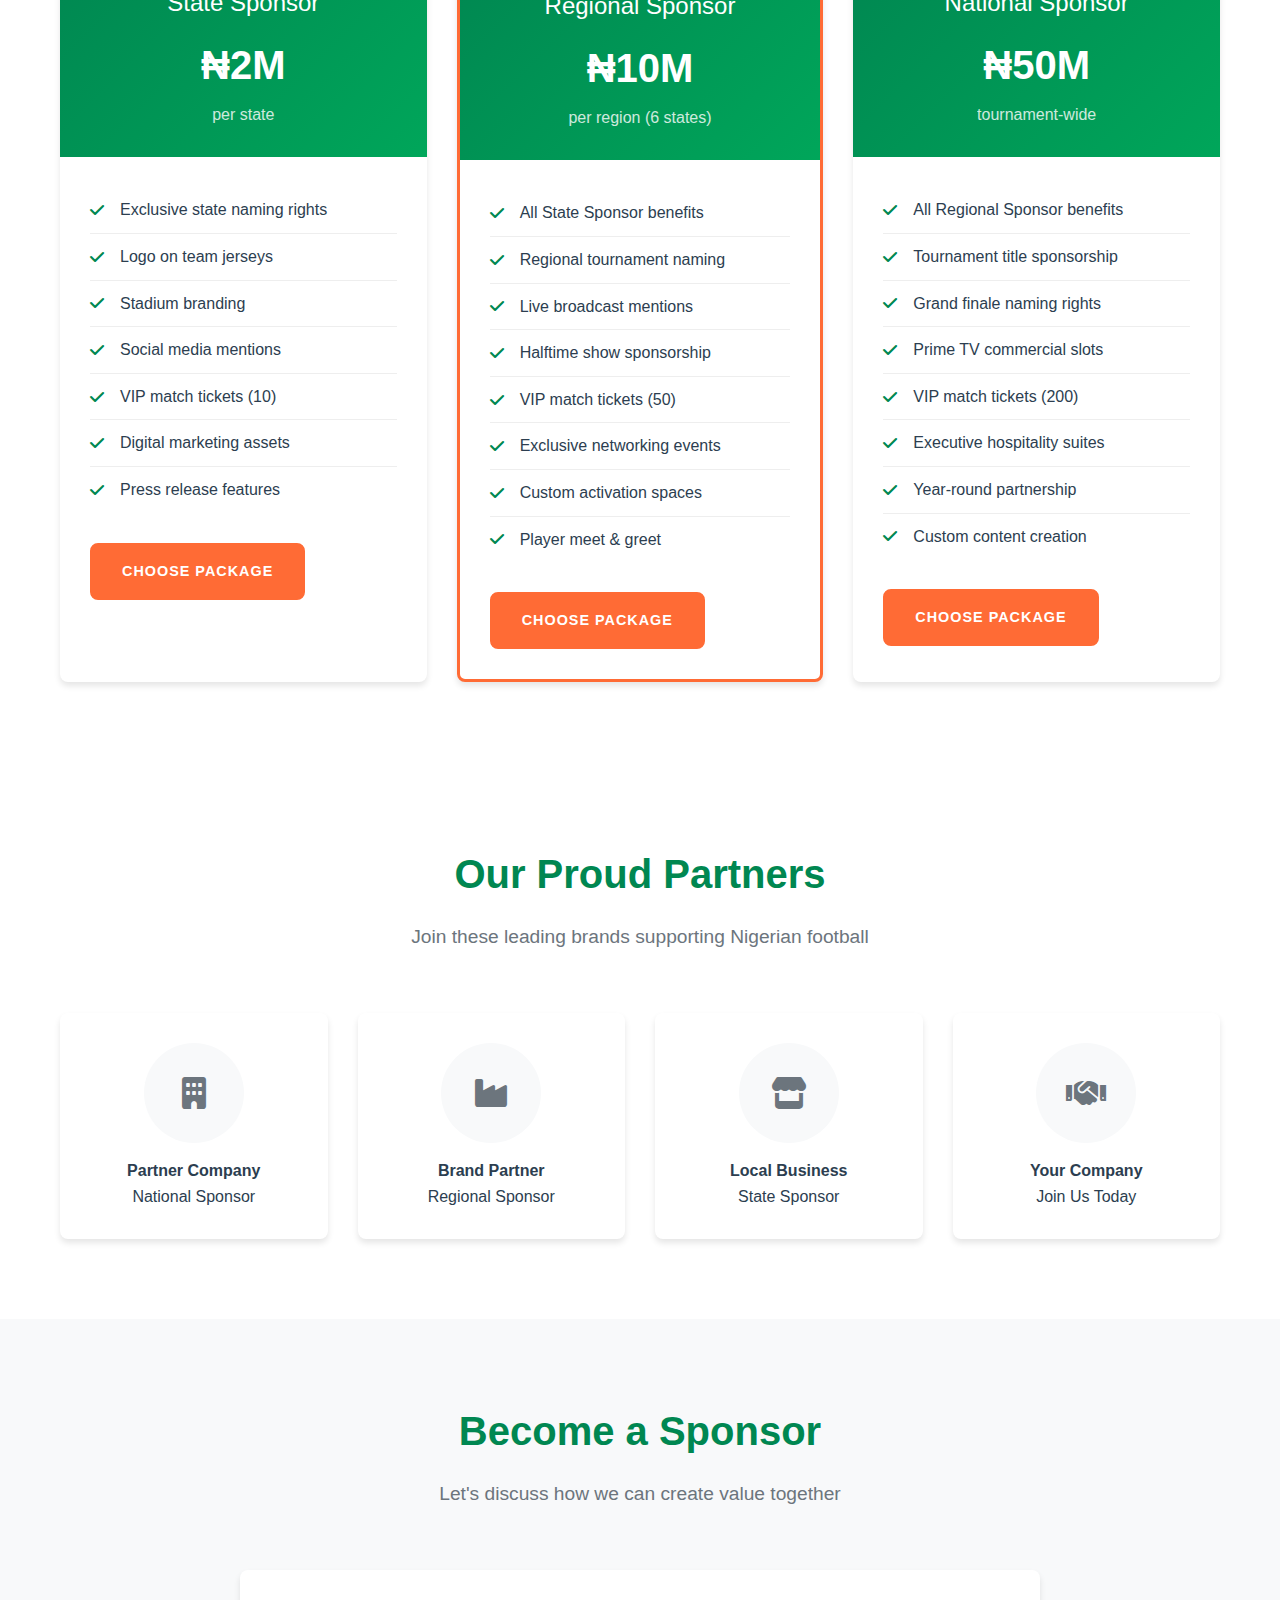
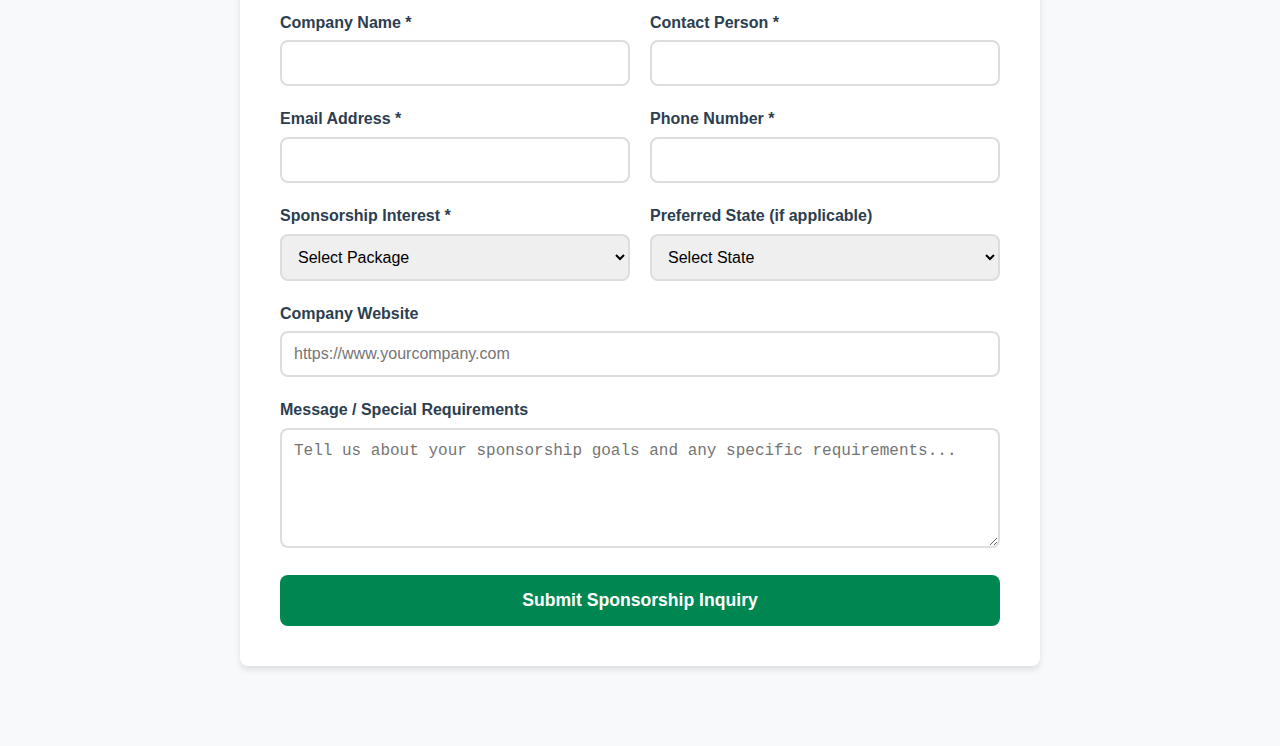
<file: Final-Naija5Fest-main/sponsors.html>
<!DOCTYPE html>
<html lang="en">

<head>
    <meta charset="UTF-8">
    <meta name="viewport" content="width=device-width, initial-scale=1.0">
    <link rel="icon" href="https://public-frontend-cos.metadl.com/mgx/img/favicon.png" type="image/png">
    <title>Sponsors - Naija5Fest</title>
    <link rel="stylesheet" href="./style.css">
    <link href="https://cdnjs.cloudflare.com/ajax/libs/font-awesome/6.0.0/css/all.min.css" rel="stylesheet">
    <style>
        .sponsors-container {
            margin-top: 70px;
        }

        .sponsors-hero {
            background: linear-gradient(135deg, var(--primary-green), var(--secondary-green));
            color: var(--white);
            padding: 80px 0;
            text-align: center;
        }

        .sponsors-hero h1 {
            font-size: 3rem;
            margin-bottom: 1rem;
        }

        .value-proposition {
            padding: 80px 0;
            background: var(--light-gray);
        }

        .value-grid {
            display: grid;
            grid-template-columns: repeat(auto-fit, minmax(300px, 1fr));
            gap: 40px;
            margin-top: 40px;
        }

        .value-card {
            background: var(--white);
            padding: 30px;
            border-radius: var(--border-radius);
            box-shadow: var(--shadow);
            text-align: center;
            transition: var(--transition);
        }

        .value-card:hover {
            transform: translateY(-5px);
            box-shadow: var(--shadow-hover);
        }

        .value-icon {
            width: 80px;
            height: 80px;
            background: linear-gradient(135deg, var(--primary-green), var(--secondary-green));
            border-radius: 50%;
            display: flex;
            align-items: center;
            justify-content: center;
            margin: 0 auto 20px;
            color: var(--white);
            font-size: 2rem;
        }

        .packages-section {
            padding: 80px 0;
        }

        .packages-grid {
            display: grid;
            grid-template-columns: repeat(auto-fit, minmax(350px, 1fr));
            gap: 30px;
            margin-top: 40px;
        }

        .package-card {
            background: var(--white);
            border-radius: var(--border-radius);
            box-shadow: var(--shadow);
            overflow: hidden;
            transition: var(--transition);
            position: relative;
        }

        .package-card:hover {
            transform: translateY(-5px);
            box-shadow: var(--shadow-hover);
        }

        .package-card.featured {
            border: 3px solid var(--accent-orange);
        }

        .package-card.featured::before {
            content: 'Most Popular';
            position: absolute;
            top: 0;
            right: 0;
            background: var(--accent-orange);
            color: var(--white);
            padding: 5px 15px;
            font-size: 0.8rem;
            font-weight: bold;
        }

        .package-header {
            background: linear-gradient(135deg, var(--primary-green), var(--secondary-green));
            color: var(--white);
            padding: 30px;
            text-align: center;
        }

        .package-title {
            font-size: 1.5rem;
            margin-bottom: 10px;
        }

        .package-price {
            font-size: 2.5rem;
            font-weight: bold;
            margin-bottom: 5px;
        }

        .package-period {
            opacity: 0.8;
        }

        .package-content {
            padding: 30px;
        }

        .package-features {
            list-style: none;
            margin-bottom: 30px;
        }

        .package-features li {
            padding: 10px 0;
            border-bottom: 1px solid #eee;
            display: flex;
            align-items: center;
        }

        .package-features li:last-child {
            border-bottom: none;
        }

        .package-features li i {
            color: var(--primary-green);
            margin-right: 10px;
            width: 20px;
        }

        .contact-section {
            padding: 80px 0;
            background: var(--light-gray);
        }

        .contact-form {
            max-width: 800px;
            margin: 0 auto;
            background: var(--white);
            padding: 40px;
            border-radius: var(--border-radius);
            box-shadow: var(--shadow);
        }

        .form-group {
            margin-bottom: 20px;
        }

        .form-group label {
            display: block;
            margin-bottom: 5px;
            font-weight: 600;
            color: var(--text-dark);
        }

        .form-group input,
        .form-group select,
        .form-group textarea {
            width: 100%;
            padding: 12px;
            border: 2px solid #ddd;
            border-radius: var(--border-radius);
            font-size: 1rem;
            transition: var(--transition);
        }

        .form-group input:focus,
        .form-group select:focus,
        .form-group textarea:focus {
            outline: none;
            border-color: var(--primary-green);
        }

        .form-group textarea {
            height: 120px;
            resize: vertical;
        }

        .form-row {
            display: grid;
            grid-template-columns: 1fr 1fr;
            gap: 20px;
        }

        .submit-btn {
            width: 100%;
            padding: 15px;
            background: var(--primary-green);
            color: var(--white);
            border: none;
            border-radius: var(--border-radius);
            font-size: 1.1rem;
            font-weight: bold;
            cursor: pointer;
            transition: var(--transition);
        }

        .submit-btn:hover {
            background: var(--secondary-green);
            transform: translateY(-2px);
        }

        .current-sponsors {
            padding: 80px 0;
        }

        .sponsors-grid {
            display: grid;
            grid-template-columns: repeat(auto-fit, minmax(200px, 1fr));
            gap: 30px;
            margin-top: 40px;
        }

        .sponsor-card {
            background: var(--white);
            padding: 30px;
            border-radius: var(--border-radius);
            box-shadow: var(--shadow);
            text-align: center;
            transition: var(--transition);
        }

        .sponsor-card:hover {
            transform: translateY(-5px);
            box-shadow: var(--shadow-hover);
        }

        .sponsor-logo {
            width: 100px;
            height: 100px;
            background: var(--light-gray);
            border-radius: 50%;
            display: flex;
            align-items: center;
            justify-content: center;
            margin: 0 auto 15px;
            font-size: 2rem;
            color: var(--text-light);
        }

        @media (max-width: 768px) {
            .sponsors-hero h1 {
                font-size: 2rem;
            }

            .contact-form {
                padding: 20px;
            }

            .form-row {
                grid-template-columns: 1fr;
            }

            .packages-grid {
                grid-template-columns: 1fr;
            }
        }
    </style>
</head>

<body>
    <!-- Navigation -->
    <nav class="navbar">
        <div class="nav-container">
            <div class="nav-logo">
                <h2><a href="index.html" style="text-decoration: none; color: inherit;">Naija5Fest</a></h2>
            </div>
            <div class="nav-menu" id="nav-menu">
                <a href="index.html" class="nav-link">Home</a>
                <a href="tournament.html" class="nav-link">Tournament</a>
                <a href="registration.html" class="nav-link">Register</a>
                <a href="fanzone.html" class="nav-link">Fan Zone</a>
                <a href="sponsors.html" class="nav-link active">Sponsors</a>
                <a href="media.html" class="nav-link">Media</a>
                <a href="index.html#contact" class="nav-link">Contact</a>
            </div>
            <div class="nav-toggle" id="nav-toggle">
                <span class="bar"></span>
                <span class="bar"></span>
                <span class="bar"></span>
            </div>
        </div>
    </nav>

    <div class="sponsors-container">
        <!-- Sponsors Hero -->
        <section class="sponsors-hero">
            <div class="container">
                <h1>Partner with Naija5Fest</h1>
                <p>Join Nigeria's biggest grassroots football celebration</p>
            </div>
        </section>

        <!-- Value Proposition -->
        <section class="value-proposition">
            <div class="container">
                <div class="section-header">
                    <h2>Why Sponsor Naija5Fest?</h2>
                    <p>Reach millions of passionate football fans across Nigeria</p>
                </div>

                <div class="value-grid">
                    <div class="value-card">
                        <div class="value-icon">
                            <i class="fas fa-users"></i>
                        </div>
                        <h3>Massive Reach</h3>
                        <p>Connect with over 1 million football fans across all 37 states of Nigeria through our comprehensive tournament coverage and digital platforms.</p>
                    </div>

                    <div class="value-card">
                        <div class="value-icon">
                            <i class="fas fa-heart"></i>
                        </div>
                        <h3>Community Impact</h3>
                        <p>Support grassroots football development and make a positive impact on communities while building brand loyalty and goodwill.</p>
                    </div>

                    <div class="value-card">
                        <div class="value-icon">
                            <i class="fas fa-chart-line"></i>
                        </div>
                        <h3>Brand Visibility</h3>
                        <p>Gain extensive brand exposure through live broadcasts, social media coverage, merchandise, and on-ground activations throughout the tournament.</p>
                    </div>

                    <div class="value-card">
                        <div class="value-icon">
                            <i class="fas fa-handshake"></i>
                        </div>
                        <h3>Partnership Benefits</h3>
                        <p>Access exclusive networking opportunities, VIP experiences, and direct engagement with your target audience through our platform.</p>
                    </div>

                    <div class="value-card">
                        <div class="value-icon">
                            <i class="fas fa-trophy"></i>
                        </div>
                        <h3>Legacy Building</h3>
                        <p>Be part of Nigeria's football history and build a lasting legacy by supporting the development of future football stars.</p>
                    </div>

                    <div class="value-card">
                        <div class="value-icon">
                            <i class="fas fa-globe-africa"></i>
                        </div>
                        <h3>National Coverage</h3>
                        <p>Sponsor specific states or go national with comprehensive coverage across all regions, ensuring maximum brand penetration.</p>
                    </div>
                </div>
            </div>
        </section>

        <!-- Sponsorship Packages -->
        <section class="packages-section">
            <div class="container">
                <div class="section-header">
                    <h2>Sponsorship Packages</h2>
                    <p>Choose the perfect package for your brand</p>
                </div>

                <div class="packages-grid">
                    <div class="package-card">
                        <div class="package-header">
                            <div class="package-title">State Sponsor</div>
                            <div class="package-price">₦2M</div>
                            <div class="package-period">per state</div>
                        </div>
                        <div class="package-content">
                            <ul class="package-features">
                                <li><i class="fas fa-check"></i> Exclusive state naming rights</li>
                                <li><i class="fas fa-check"></i> Logo on team jerseys</li>
                                <li><i class="fas fa-check"></i> Stadium branding</li>
                                <li><i class="fas fa-check"></i> Social media mentions</li>
                                <li><i class="fas fa-check"></i> VIP match tickets (10)</li>
                                <li><i class="fas fa-check"></i> Digital marketing assets</li>
                                <li><i class="fas fa-check"></i> Press release features</li>
                            </ul>
                            <a href="#contact" class="btn btn-primary">Choose Package</a>
                        </div>
                    </div>

                    <div class="package-card featured">
                        <div class="package-header">
                            <div class="package-title">Regional Sponsor</div>
                            <div class="package-price">₦10M</div>
                            <div class="package-period">per region (6 states)</div>
                        </div>
                        <div class="package-content">
                            <ul class="package-features">
                                <li><i class="fas fa-check"></i> All State Sponsor benefits</li>
                                <li><i class="fas fa-check"></i> Regional tournament naming</li>
                                <li><i class="fas fa-check"></i> Live broadcast mentions</li>
                                <li><i class="fas fa-check"></i> Halftime show sponsorship</li>
                                <li><i class="fas fa-check"></i> VIP match tickets (50)</li>
                                <li><i class="fas fa-check"></i> Exclusive networking events</li>
                                <li><i class="fas fa-check"></i> Custom activation spaces</li>
                                <li><i class="fas fa-check"></i> Player meet & greet</li>
                            </ul>
                            <a href="#contact" class="btn btn-primary">Choose Package</a>
                        </div>
                    </div>

                    <div class="package-card">
                        <div class="package-header">
                            <div class="package-title">National Sponsor</div>
                            <div class="package-price">₦50M</div>
                            <div class="package-period">tournament-wide</div>
                        </div>
                        <div class="package-content">
                            <ul class="package-features">
                                <li><i class="fas fa-check"></i> All Regional Sponsor benefits</li>
                                <li><i class="fas fa-check"></i> Tournament title sponsorship</li>
                                <li><i class="fas fa-check"></i> Grand finale naming rights</li>
                                <li><i class="fas fa-check"></i> Prime TV commercial slots</li>
                                <li><i class="fas fa-check"></i> VIP match tickets (200)</li>
                                <li><i class="fas fa-check"></i> Executive hospitality suites</li>
                                <li><i class="fas fa-check"></i> Year-round partnership</li>
                                <li><i class="fas fa-check"></i> Custom content creation</li>
                            </ul>
                            <a href="#contact" class="btn btn-primary">Choose Package</a>
                        </div>
                    </div>
                </div>
            </div>
        </section>

        <!-- Current Sponsors -->
        <section class="current-sponsors">
            <div class="container">
                <div class="section-header">
                    <h2>Our Proud Partners</h2>
                    <p>Join these leading brands supporting Nigerian football</p>
                </div>

                <div class="sponsors-grid">
                    <div class="sponsor-card">
                        <div class="sponsor-logo">
                            <i class="fas fa-building"></i>
                        </div>
                        <h4>Partner Company</h4>
                        <p>National Sponsor</p>
                    </div>

                    <div class="sponsor-card">
                        <div class="sponsor-logo">
                            <i class="fas fa-industry"></i>
                        </div>
                        <h4>Brand Partner</h4>
                        <p>Regional Sponsor</p>
                    </div>

                    <div class="sponsor-card">
                        <div class="sponsor-logo">
                            <i class="fas fa-store"></i>
                        </div>
                        <h4>Local Business</h4>
                        <p>State Sponsor</p>
                    </div>

                    <div class="sponsor-card">
                        <div class="sponsor-logo">
                            <i class="fas fa-handshake"></i>
                        </div>
                        <h4>Your Company</h4>
                        <p>Join Us Today</p>
                    </div>
                </div>
            </div>
        </section>

        <!-- Contact Form -->
        <section class="contact-section" id="contact">
            <div class="container">
                <div class="section-header">
                    <h2>Become a Sponsor</h2>
                    <p>Let's discuss how we can create value together</p>
                </div>

                <form class="contact-form" id="sponsorContactForm">
                    <div class="form-row">
                        <div class="form-group">
                            <label for="companyName">Company Name *</label>
                            <input type="text" id="companyName" name="companyName" required>
                        </div>
                        <div class="form-group">
                            <label for="contactName">Contact Person *</label>
                            <input type="text" id="contactName" name="contactName" required>
                        </div>
                    </div>

                    <div class="form-row">
                        <div class="form-group">
                            <label for="contactEmail">Email Address *</label>
                            <input type="email" id="contactEmail" name="contactEmail" required>
                        </div>
                        <div class="form-group">
                            <label for="contactPhone">Phone Number *</label>
                            <input type="tel" id="contactPhone" name="contactPhone" required>
                        </div>
                    </div>

                    <div class="form-row">
                        <div class="form-group">
                            <label for="sponsorshipType">Sponsorship Interest *</label>
                            <select id="sponsorshipType" name="sponsorshipType" required>
                                <option value="">Select Package</option>
                                <option value="state">State Sponsor (₦2M)</option>
                                <option value="regional">Regional Sponsor (₦10M)</option>
                                <option value="national">National Sponsor (₦50M)</option>
                                <option value="custom">Custom Package</option>
                            </select>
                        </div>
                        <div class="form-group">
                            <label for="preferredState">Preferred State (if applicable)</label>
                            <select id="preferredState" name="preferredState">
                                <option value="">Select State</option>
                            </select>
                        </div>
                    </div>

                    <div class="form-group">
                        <label for="companyWebsite">Company Website</label>
                        <input type="url" id="companyWebsite" name="companyWebsite" placeholder="https://www.yourcompany.com">
                    </div>

                    <div class="form-group">
                        <label for="message">Message / Special Requirements</label>
                        <textarea id="message" name="message" placeholder="Tell us about your sponsorship goals and any specific requirements..."></textarea>
                    </div>

                    <button type="submit" class="submit-btn">Submit Sponsorship Inquiry</button>
                </form>
            </div>
        </section>
    </div>

    <script src="./script.js"></script>
    <script>
        function initSponsorsPage() {
            populatePreferredStates();
            initSponsorContactForm();
        }

        function populatePreferredStates() {
            const preferredState = document.getElementById('preferredState');
            window.NaijaFest.nigerianStates.forEach(state => {
                const option = document.createElement('option');
                option.value = state.toLowerCase().replace(/\s+/g, '_');
                option.textContent = state;
                preferredState.appendChild(option);
            });
        }

        function initSponsorContactForm() {
            const form = document.getElementById('sponsorContactForm');
            
            form.addEventListener('submit', function(e) {
                e.preventDefault();
                
                const formData = new FormData(form);
                const sponsorData = {};
                
                for (let [key, value] of formData.entries()) {
                    sponsorData[key] = value;
                }

                // Validate required fields
                const requiredFields = ['companyName', 'contactName', 'contactEmail', 'contactPhone', 'sponsorshipType'];
                const errors = window.NaijaFest.validateForm(sponsorData, requiredFields);
                
                if (errors.length > 0) {
                    showNotification('Please fill in all required fields.', 'error');
                    return;
                }

                // Save sponsor inquiry (in real app, send to server)
                saveSponsorInquiry(sponsorData);
                
                // Show success message
                showNotification('Thank you for your interest! We will contact you within 24 hours.', 'success');
                
                // Reset form
                form.reset();
            });
        }

        function saveSponsorInquiry(sponsorData) {
            // Store sponsor inquiry in localStorage (demo purposes)
            const inquiries = JSON.parse(localStorage.getItem('sponsor_inquiries') || '[]');
            sponsorData.id = 'SPONSOR_' + Date.now();
            sponsorData.submissionDate = new Date().toISOString();
            inquiries.push(sponsorData);
            localStorage.setItem('sponsor_inquiries', JSON.stringify(inquiries));
            
            console.log('Sponsor inquiry saved:', sponsorData);
        }

        // Initialize sponsors page
        document.addEventListener('DOMContentLoaded', initSponsorsPage);
    </script>
</body>

</html>
</file>
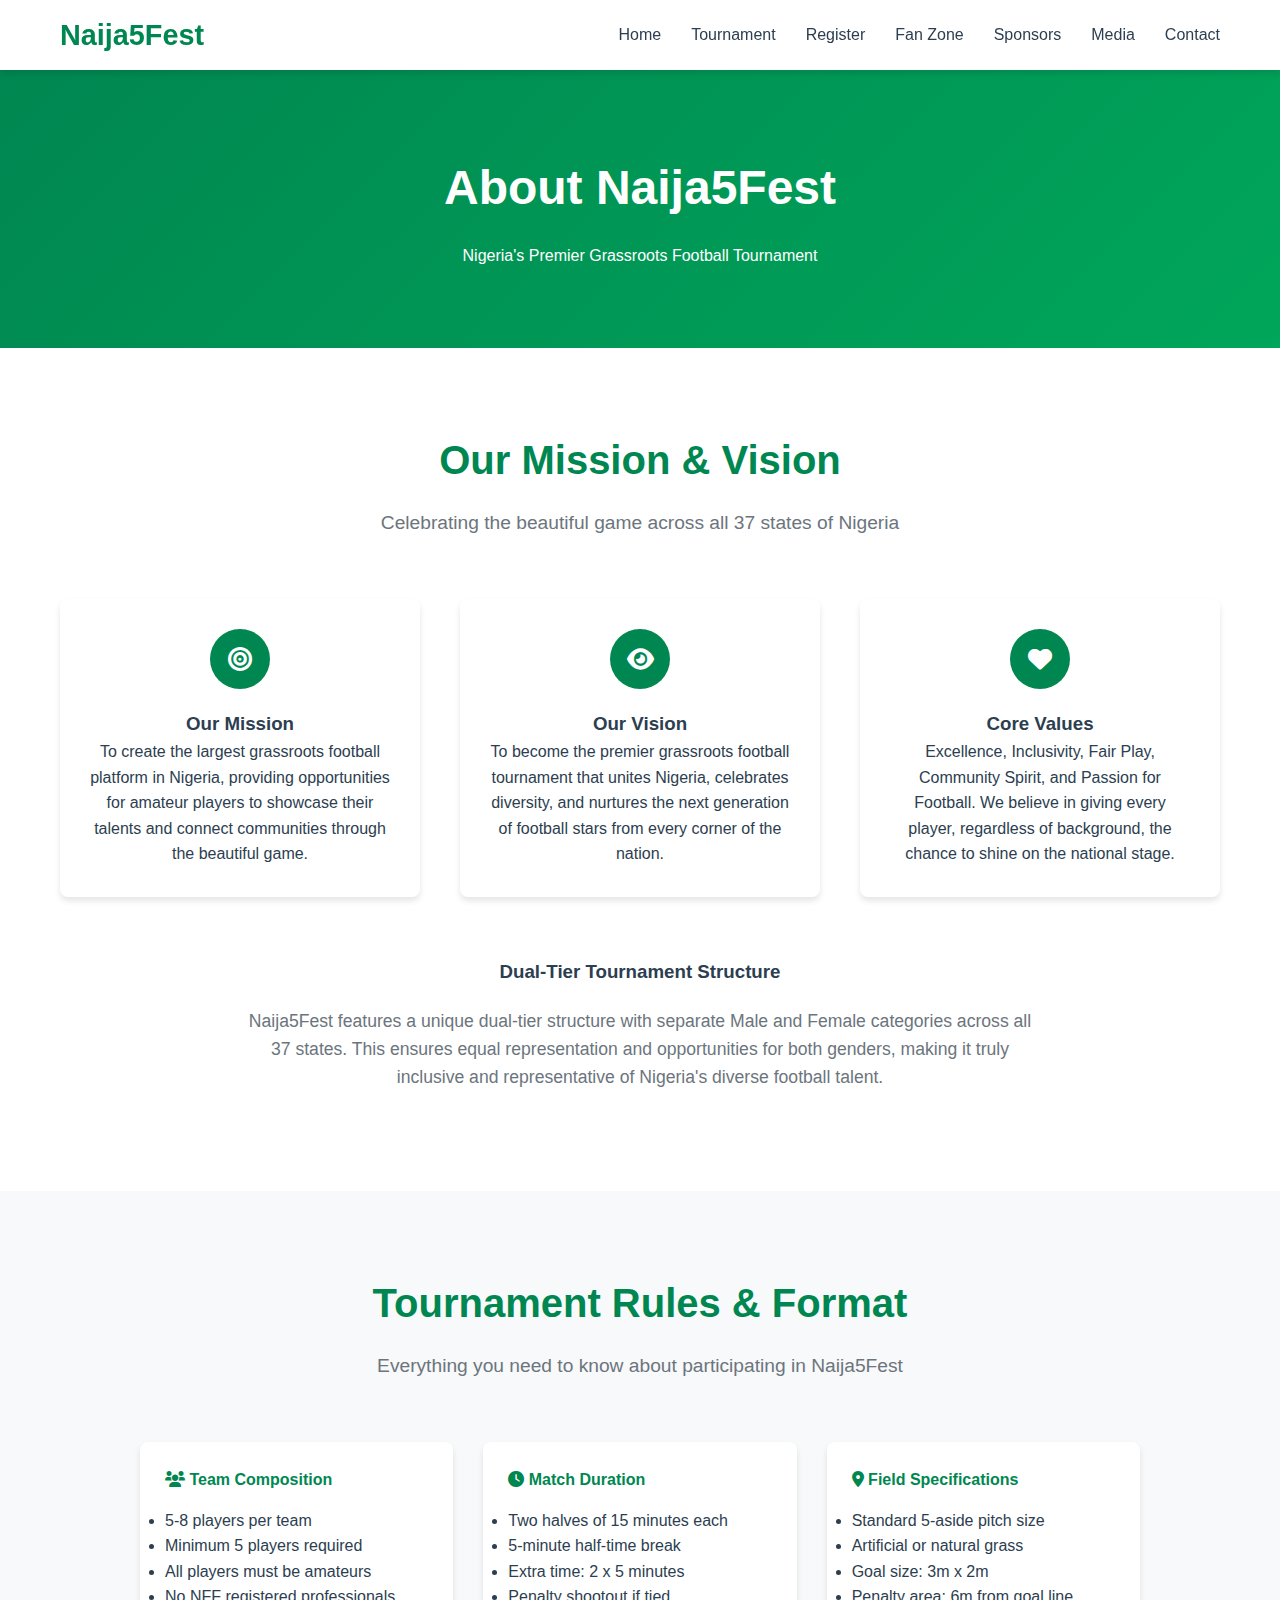
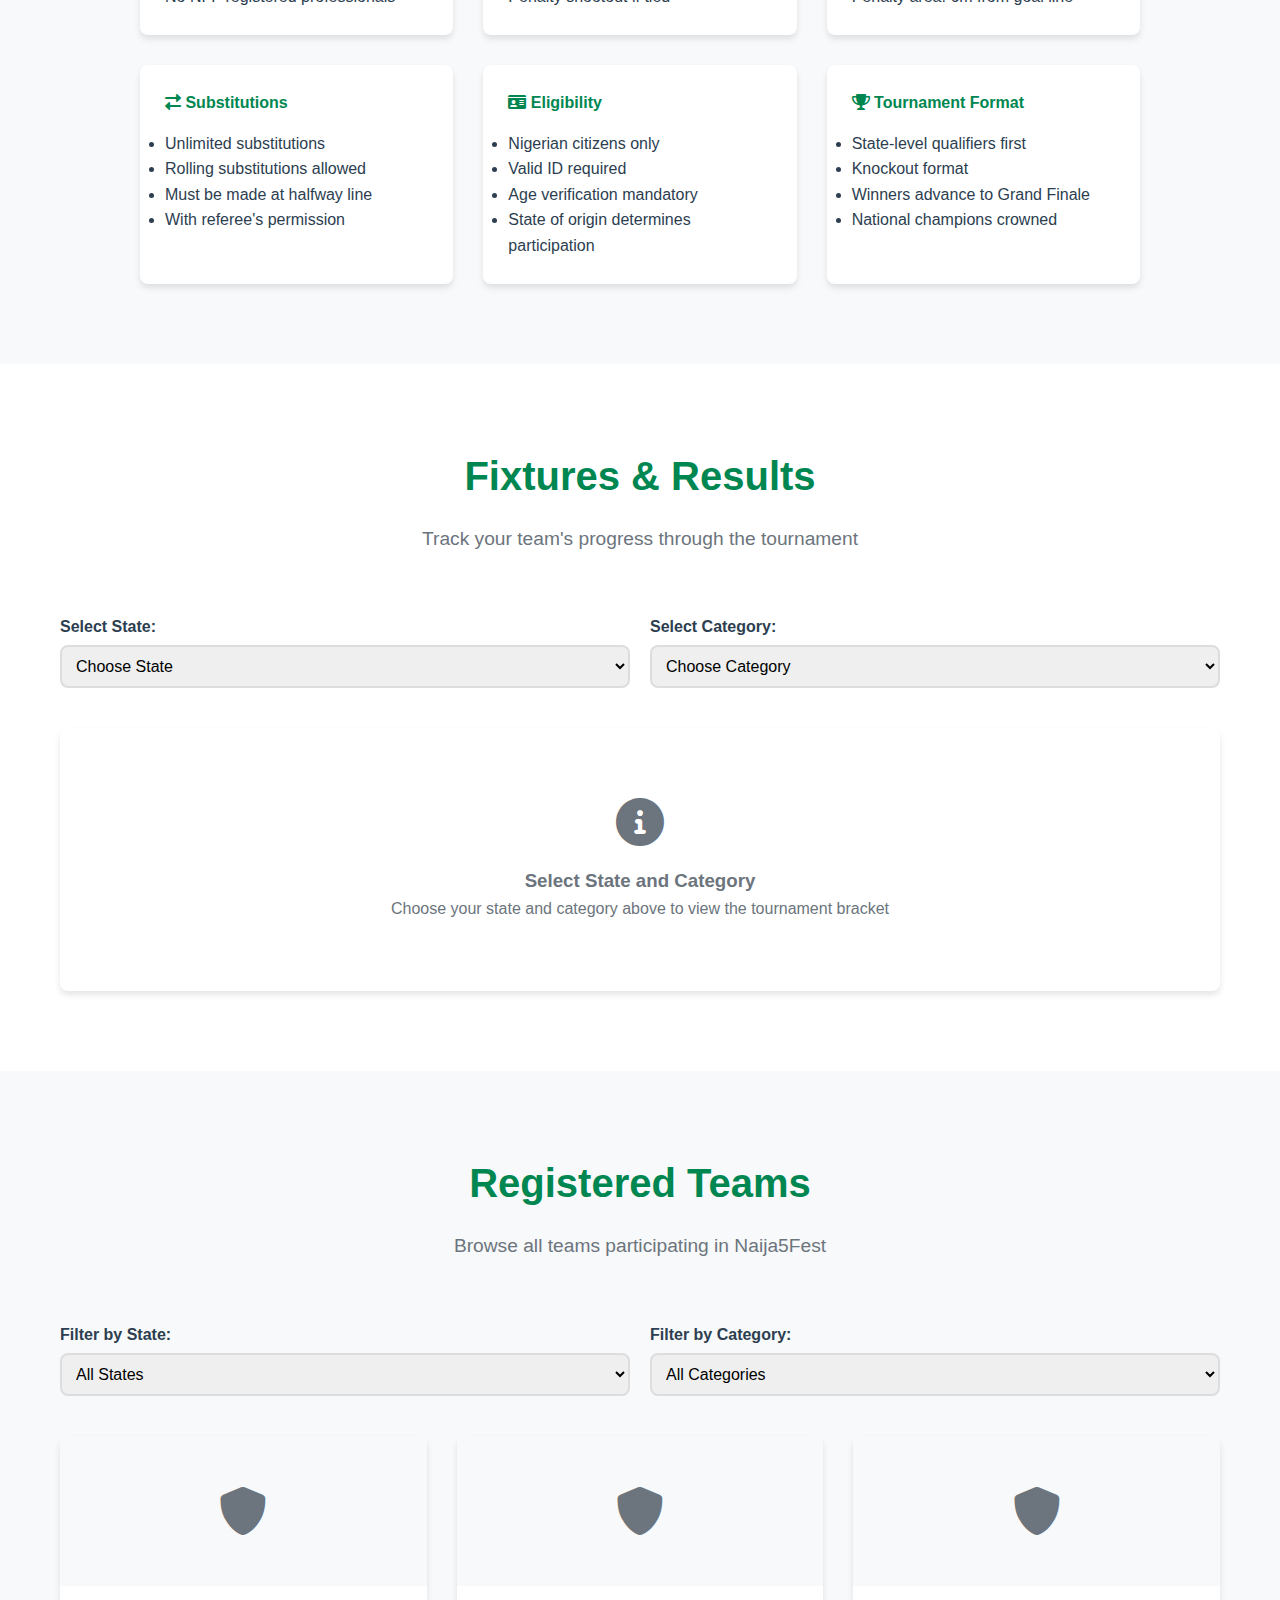
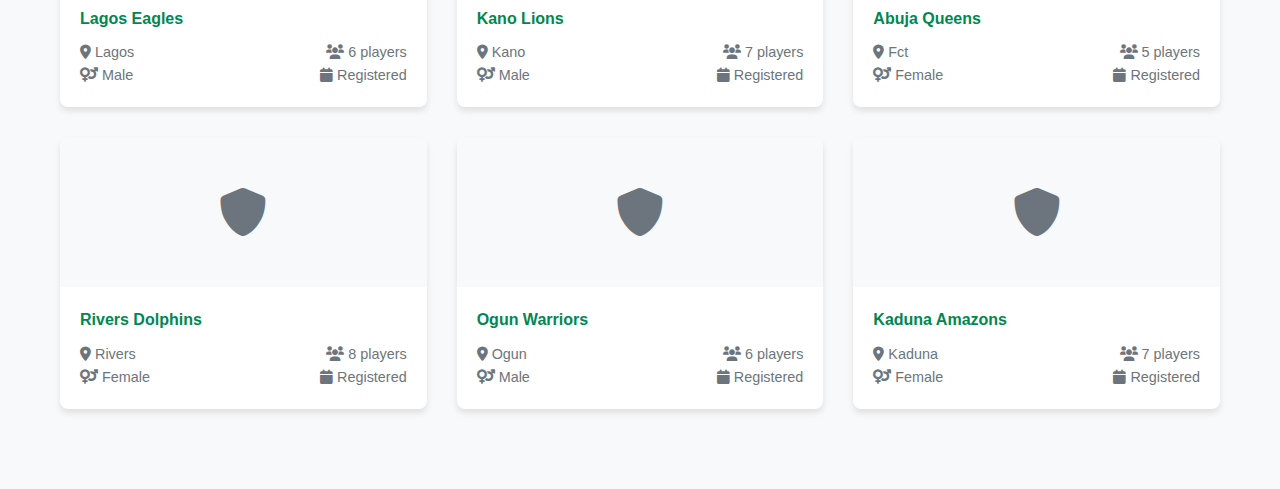
<file: Final-Naija5Fest-main/tournament.html>
<!DOCTYPE html>
<html lang="en">

<head>
    <meta charset="UTF-8">
    <meta name="viewport" content="width=device-width, initial-scale=1.0">
    <link rel="icon" href="https://public-frontend-cos.metadl.com/mgx/img/favicon.png" type="image/png">
    <title>Tournament Info - Naija5Fest</title>
    <link rel="stylesheet" href="./style.css">
    <link href="https://cdnjs.cloudflare.com/ajax/libs/font-awesome/6.0.0/css/all.min.css" rel="stylesheet">
    <style>
        .tournament-container {
            margin-top: 70px;
        }

        .tournament-hero {
            background: linear-gradient(135deg, var(--primary-green), var(--secondary-green));
            color: var(--white);
            padding: 80px 0;
            text-align: center;
        }

        .tournament-hero h1 {
            font-size: 3rem;
            margin-bottom: 1rem;
        }

        .about-section {
            padding: 80px 0;
        }

        .about-grid {
            display: grid;
            grid-template-columns: repeat(auto-fit, minmax(300px, 1fr));
            gap: 40px;
            margin-top: 40px;
        }

        .about-card {
            background: var(--white);
            padding: 30px;
            border-radius: var(--border-radius);
            box-shadow: var(--shadow);
            text-align: center;
        }

        .about-icon {
            width: 60px;
            height: 60px;
            background: var(--primary-green);
            border-radius: 50%;
            display: flex;
            align-items: center;
            justify-content: center;
            margin: 0 auto 20px;
            color: var(--white);
            font-size: 1.5rem;
        }

        .rules-section {
            padding: 80px 0;
            background: var(--light-gray);
        }

        .rules-container {
            max-width: 1000px;
            margin: 0 auto;
        }

        .rules-grid {
            display: grid;
            grid-template-columns: repeat(auto-fit, minmax(250px, 1fr));
            gap: 30px;
            margin-top: 40px;
        }

        .rule-card {
            background: var(--white);
            padding: 25px;
            border-radius: var(--border-radius);
            box-shadow: var(--shadow);
        }

        .rule-card h4 {
            color: var(--primary-green);
            margin-bottom: 15px;
        }

        .fixtures-section {
            padding: 80px 0;
        }

        .fixtures-container {
            max-width: 1200px;
            margin: 0 auto;
        }

        .tournament-selector {
            display: flex;
            gap: 20px;
            margin-bottom: 40px;
            flex-wrap: wrap;
        }

        .selector-group {
            flex: 1;
            min-width: 200px;
        }

        .selector-group label {
            display: block;
            margin-bottom: 5px;
            font-weight: 600;
        }

        .selector-group select {
            width: 100%;
            padding: 10px;
            border: 2px solid #ddd;
            border-radius: var(--border-radius);
            font-size: 1rem;
        }

        .bracket-container {
            background: var(--white);
            border-radius: var(--border-radius);
            box-shadow: var(--shadow);
            padding: 30px;
            overflow-x: auto;
        }

        .bracket {
            display: flex;
            gap: 40px;
            min-width: 800px;
        }

        .bracket-round {
            flex: 1;
            min-width: 150px;
        }

        .round-title {
            text-align: center;
            font-weight: bold;
            color: var(--primary-green);
            margin-bottom: 20px;
            padding: 10px;
            background: var(--light-gray);
            border-radius: var(--border-radius);
        }

        .match {
            background: var(--white);
            border: 2px solid #ddd;
            border-radius: var(--border-radius);
            margin-bottom: 20px;
            overflow: hidden;
        }

        .team {
            padding: 12px 15px;
            display: flex;
            justify-content: space-between;
            align-items: center;
            border-bottom: 1px solid #eee;
        }

        .team:last-child {
            border-bottom: none;
        }

        .team.winner {
            background: var(--light-gray);
            font-weight: bold;
        }

        .team-name {
            flex: 1;
        }

        .team-score {
            font-weight: bold;
            color: var(--primary-green);
        }

        .match-time {
            text-align: center;
            padding: 8px;
            background: var(--light-gray);
            font-size: 0.9rem;
            color: var(--text-light);
        }

        .teams-section {
            padding: 80px 0;
            background: var(--light-gray);
        }

        .teams-filters {
            display: flex;
            gap: 20px;
            margin-bottom: 40px;
            flex-wrap: wrap;
        }

        .teams-grid {
            display: grid;
            grid-template-columns: repeat(auto-fill, minmax(280px, 1fr));
            gap: 30px;
        }

        .team-card {
            background: var(--white);
            border-radius: var(--border-radius);
            box-shadow: var(--shadow);
            overflow: hidden;
            transition: var(--transition);
        }

        .team-card:hover {
            transform: translateY(-5px);
            box-shadow: var(--shadow-hover);
        }

        .team-logo {
            width: 100%;
            height: 150px;
            background: var(--light-gray);
            display: flex;
            align-items: center;
            justify-content: center;
            font-size: 3rem;
            color: var(--text-light);
        }

        .team-info {
            padding: 20px;
        }

        .team-info h4 {
            color: var(--primary-green);
            margin-bottom: 10px;
        }

        .team-meta {
            display: flex;
            justify-content: space-between;
            color: var(--text-light);
            font-size: 0.9rem;
        }

        @media (max-width: 768px) {
            .tournament-hero h1 {
                font-size: 2rem;
            }

            .tournament-selector {
                flex-direction: column;
            }

            .bracket {
                min-width: 600px;
            }

            .teams-filters {
                flex-direction: column;
            }
        }
    </style>
</head>

<body>
    <!-- Navigation -->
    <nav class="navbar">
        <div class="nav-container">
            <div class="nav-logo">
                <h2><a href="index.html" style="text-decoration: none; color: inherit;">Naija5Fest</a></h2>
            </div>
            <div class="nav-menu" id="nav-menu">
                <a href="index.html" class="nav-link">Home</a>
                <a href="tournament.html" class="nav-link active">Tournament</a>
                <a href="registration.html" class="nav-link">Register</a>
                <a href="fanzone.html" class="nav-link">Fan Zone</a>
                <a href="sponsors.html" class="nav-link">Sponsors</a>
                <a href="media.html" class="nav-link">Media</a>
                <a href="index.html#contact" class="nav-link">Contact</a>
            </div>
            <div class="nav-toggle" id="nav-toggle">
                <span class="bar"></span>
                <span class="bar"></span>
                <span class="bar"></span>
            </div>
        </div>
    </nav>

    <div class="tournament-container">
        <!-- Tournament Hero -->
        <section class="tournament-hero">
            <div class="container">
                <h1>About Naija5Fest</h1>
                <p>Nigeria's Premier Grassroots Football Tournament</p>
            </div>
        </section>

        <!-- About Section -->
        <section class="about-section">
            <div class="container">
                <div class="section-header">
                    <h2>Our Mission & Vision</h2>
                    <p>Celebrating the beautiful game across all 37 states of Nigeria</p>
                </div>

                <div class="about-grid">
                    <div class="about-card">
                        <div class="about-icon">
                            <i class="fas fa-bullseye"></i>
                        </div>
                        <h3>Our Mission</h3>
                        <p>To create the largest grassroots football platform in Nigeria, providing opportunities for amateur players to showcase their talents and connect communities through the beautiful game.</p>
                    </div>

                    <div class="about-card">
                        <div class="about-icon">
                            <i class="fas fa-eye"></i>
                        </div>
                        <h3>Our Vision</h3>
                        <p>To become the premier grassroots football tournament that unites Nigeria, celebrates diversity, and nurtures the next generation of football stars from every corner of the nation.</p>
                    </div>

                    <div class="about-card">
                        <div class="about-icon">
                            <i class="fas fa-heart"></i>
                        </div>
                        <h3>Core Values</h3>
                        <p>Excellence, Inclusivity, Fair Play, Community Spirit, and Passion for Football. We believe in giving every player, regardless of background, the chance to shine on the national stage.</p>
                    </div>
                </div>

                <div style="margin-top: 60px; text-align: center;">
                    <h3>Dual-Tier Tournament Structure</h3>
                    <p style="max-width: 800px; margin: 20px auto; font-size: 1.1rem; color: var(--text-light);">
                        Naija5Fest features a unique dual-tier structure with separate Male and Female categories across all 37 states. 
                        This ensures equal representation and opportunities for both genders, making it truly inclusive and representative of Nigeria's diverse football talent.
                    </p>
                </div>
            </div>
        </section>

        <!-- Rules Section -->
        <section class="rules-section">
            <div class="container">
                <div class="rules-container">
                    <div class="section-header">
                        <h2>Tournament Rules & Format</h2>
                        <p>Everything you need to know about participating in Naija5Fest</p>
                    </div>

                    <div class="rules-grid">
                        <div class="rule-card">
                            <h4><i class="fas fa-users"></i> Team Composition</h4>
                            <ul>
                                <li>5-8 players per team</li>
                                <li>Minimum 5 players required</li>
                                <li>All players must be amateurs</li>
                                <li>No NFF registered professionals</li>
                            </ul>
                        </div>

                        <div class="rule-card">
                            <h4><i class="fas fa-clock"></i> Match Duration</h4>
                            <ul>
                                <li>Two halves of 15 minutes each</li>
                                <li>5-minute half-time break</li>
                                <li>Extra time: 2 x 5 minutes</li>
                                <li>Penalty shootout if tied</li>
                            </ul>
                        </div>

                        <div class="rule-card">
                            <h4><i class="fas fa-map-marker-alt"></i> Field Specifications</h4>
                            <ul>
                                <li>Standard 5-aside pitch size</li>
                                <li>Artificial or natural grass</li>
                                <li>Goal size: 3m x 2m</li>
                                <li>Penalty area: 6m from goal line</li>
                            </ul>
                        </div>

                        <div class="rule-card">
                            <h4><i class="fas fa-exchange-alt"></i> Substitutions</h4>
                            <ul>
                                <li>Unlimited substitutions</li>
                                <li>Rolling substitutions allowed</li>
                                <li>Must be made at halfway line</li>
                                <li>With referee's permission</li>
                            </ul>
                        </div>

                        <div class="rule-card">
                            <h4><i class="fas fa-id-card"></i> Eligibility</h4>
                            <ul>
                                <li>Nigerian citizens only</li>
                                <li>Valid ID required</li>
                                <li>Age verification mandatory</li>
                                <li>State of origin determines participation</li>
                            </ul>
                        </div>

                        <div class="rule-card">
                            <h4><i class="fas fa-trophy"></i> Tournament Format</h4>
                            <ul>
                                <li>State-level qualifiers first</li>
                                <li>Knockout format</li>
                                <li>Winners advance to Grand Finale</li>
                                <li>National champions crowned</li>
                            </ul>
                        </div>
                    </div>
                </div>
            </div>
        </section>

        <!-- Fixtures Section -->
        <section class="fixtures-section">
            <div class="container">
                <div class="fixtures-container">
                    <div class="section-header">
                        <h2>Fixtures & Results</h2>
                        <p>Track your team's progress through the tournament</p>
                    </div>

                    <div class="tournament-selector">
                        <div class="selector-group">
                            <label for="stateSelect">Select State:</label>
                            <select id="stateSelect">
                                <option value="">Choose State</option>
                            </select>
                        </div>
                        <div class="selector-group">
                            <label for="categorySelect">Select Category:</label>
                            <select id="categorySelect">
                                <option value="">Choose Category</option>
                                <option value="male">Male</option>
                                <option value="female">Female</option>
                            </select>
                        </div>
                    </div>

                    <div class="bracket-container" id="bracketContainer">
                        <div style="text-align: center; padding: 40px; color: var(--text-light);">
                            <i class="fas fa-info-circle" style="font-size: 3rem; margin-bottom: 20px;"></i>
                            <h3>Select State and Category</h3>
                            <p>Choose your state and category above to view the tournament bracket</p>
                        </div>
                    </div>
                </div>
            </div>
        </section>

        <!-- Teams Section -->
        <section class="teams-section">
            <div class="container">
                <div class="section-header">
                    <h2>Registered Teams</h2>
                    <p>Browse all teams participating in Naija5Fest</p>
                </div>

                <div class="teams-filters">
                    <div class="selector-group">
                        <label for="filterState">Filter by State:</label>
                        <select id="filterState">
                            <option value="">All States</option>
                        </select>
                    </div>
                    <div class="selector-group">
                        <label for="filterCategory">Filter by Category:</label>
                        <select id="filterCategory">
                            <option value="">All Categories</option>
                            <option value="male">Male</option>
                            <option value="female">Female</option>
                        </select>
                    </div>
                </div>

                <div class="teams-grid" id="teamsGrid">
                    <!-- Teams will be populated dynamically -->
                </div>
            </div>
        </section>
    </div>

    <script src="./script.js"></script>
    <script>
        function initTournamentPage() {
            populateStateSelectors();
            initTournamentSelector();
            loadRegisteredTeams();
            initTeamFilters();
        }

        function populateStateSelectors() {
            const selectors = ['stateSelect', 'filterState'];
            selectors.forEach(selectorId => {
                const select = document.getElementById(selectorId);
                window.NaijaFest.nigerianStates.forEach(state => {
                    const option = document.createElement('option');
                    option.value = state.toLowerCase().replace(/\s+/g, '_');
                    option.textContent = state;
                    select.appendChild(option);
                });
            });
        }

        function initTournamentSelector() {
            const stateSelect = document.getElementById('stateSelect');
            const categorySelect = document.getElementById('categorySelect');
            const bracketContainer = document.getElementById('bracketContainer');

            function updateBracket() {
                const state = stateSelect.value;
                const category = categorySelect.value;

                if (state && category) {
                    generateTournamentBracket(state, category);
                } else {
                    bracketContainer.innerHTML = `
                        <div style="text-align: center; padding: 40px; color: var(--text-light);">
                            <i class="fas fa-info-circle" style="font-size: 3rem; margin-bottom: 20px;"></i>
                            <h3>Select State and Category</h3>
                            <p>Choose your state and category above to view the tournament bracket</p>
                        </div>
                    `;
                }
            }

            stateSelect.addEventListener('change', updateBracket);
            categorySelect.addEventListener('change', updateBracket);
        }

        function generateTournamentBracket(state, category) {
            const bracketContainer = document.getElementById('bracketContainer');
            
            // Sample tournament data (in real app, this would come from backend)
            const sampleTeams = [
                'Eagles FC', 'Lions United', 'Tigers FC', 'Wolves FC',
                'Panthers FC', 'Hawks United', 'Falcons FC', 'Sharks FC'
            ];

            const bracket = `
                <div class="bracket">
                    <div class="bracket-round">
                        <div class="round-title">Quarter Finals</div>
                        ${generateMatches([
                            { team1: sampleTeams[0], team2: sampleTeams[1], score1: 3, score2: 1, winner: 1 },
                            { team1: sampleTeams[2], team2: sampleTeams[3], score1: 2, score2: 4, winner: 2 },
                            { team1: sampleTeams[4], team2: sampleTeams[5], score1: 1, score2: 0, winner: 1 },
                            { team1: sampleTeams[6], team2: sampleTeams[7], score1: 2, score2: 2, winner: 0 }
                        ])}
                    </div>
                    <div class="bracket-round">
                        <div class="round-title">Semi Finals</div>
                        ${generateMatches([
                            { team1: sampleTeams[0], team2: sampleTeams[3], score1: '', score2: '', winner: 0 },
                            { team1: sampleTeams[4], team2: sampleTeams[6], score1: '', score2: '', winner: 0 }
                        ])}
                    </div>
                    <div class="bracket-round">
                        <div class="round-title">Final</div>
                        ${generateMatches([
                            { team1: 'TBD', team2: 'TBD', score1: '', score2: '', winner: 0 }
                        ])}
                    </div>
                </div>
            `;

            bracketContainer.innerHTML = bracket;
        }

        function generateMatches(matches) {
            return matches.map(match => `
                <div class="match">
                    <div class="match-time">Match Date: TBD</div>
                    <div class="team ${match.winner === 1 ? 'winner' : ''}">
                        <span class="team-name">${match.team1}</span>
                        <span class="team-score">${match.score1}</span>
                    </div>
                    <div class="team ${match.winner === 2 ? 'winner' : ''}">
                        <span class="team-name">${match.team2}</span>
                        <span class="team-score">${match.score2}</span>
                    </div>
                </div>
            `).join('');
        }

        function loadRegisteredTeams() {
            const teamsGrid = document.getElementById('teamsGrid');
            const registeredTeams = window.NaijaFest.getRegisteredTeams();

            if (registeredTeams.length === 0) {
                // Show sample teams for demo
                const sampleTeams = [
                    { teamName: 'Lagos Eagles', state: 'lagos', category: 'male', players: 6 },
                    { teamName: 'Kano Lions', state: 'kano', category: 'male', players: 7 },
                    { teamName: 'Abuja Queens', state: 'fct', category: 'female', players: 5 },
                    { teamName: 'Rivers Dolphins', state: 'rivers', category: 'female', players: 8 },
                    { teamName: 'Ogun Warriors', state: 'ogun', category: 'male', players: 6 },
                    { teamName: 'Kaduna Amazons', state: 'kaduna', category: 'female', players: 7 }
                ];

                displayTeams(sampleTeams);
            } else {
                displayTeams(registeredTeams);
            }
        }

        function displayTeams(teams) {
            const teamsGrid = document.getElementById('teamsGrid');
            
            teamsGrid.innerHTML = teams.map(team => `
                <div class="team-card" data-state="${team.state}" data-category="${team.category}">
                    <div class="team-logo">
                        <i class="fas fa-shield-alt"></i>
                    </div>
                    <div class="team-info">
                        <h4>${team.teamName}</h4>
                        <div class="team-meta">
                            <span><i class="fas fa-map-marker-alt"></i> ${team.state ? team.state.charAt(0).toUpperCase() + team.state.slice(1) : 'N/A'}</span>
                            <span><i class="fas fa-users"></i> ${team.players ? team.players.length || team.players : 'N/A'} players</span>
                        </div>
                        <div class="team-meta">
                            <span><i class="fas fa-venus-mars"></i> ${team.category ? team.category.charAt(0).toUpperCase() + team.category.slice(1) : 'N/A'}</span>
                            <span><i class="fas fa-calendar"></i> Registered</span>
                        </div>
                    </div>
                </div>
            `).join('');
        }

        function initTeamFilters() {
            const filterState = document.getElementById('filterState');
            const filterCategory = document.getElementById('filterCategory');

            function filterTeams() {
                const stateFilter = filterState.value;
                const categoryFilter = filterCategory.value;
                const teamCards = document.querySelectorAll('.team-card');

                teamCards.forEach(card => {
                    const teamState = card.getAttribute('data-state');
                    const teamCategory = card.getAttribute('data-category');

                    const stateMatch = !stateFilter || teamState === stateFilter;
                    const categoryMatch = !categoryFilter || teamCategory === categoryFilter;

                    if (stateMatch && categoryMatch) {
                        card.style.display = 'block';
                    } else {
                        card.style.display = 'none';
                    }
                });
            }

            filterState.addEventListener('change', filterTeams);
            filterCategory.addEventListener('change', filterTeams);
        }

        // Initialize tournament page
        document.addEventListener('DOMContentLoaded', initTournamentPage);
    </script>
</body>

</html>
</file>
<file: Final-Naija5Fest-main/style.css>
/* Reset and Base Styles */
* {
    margin: 0;
    padding: 0;
    box-sizing: border-box;
}

:root {
    --primary-green: #008751;
    --secondary-green: #00a65a;
    --white: #ffffff;
    --light-gray: #f8f9fa;
    --dark-gray: #2c3e50;
    --accent-orange: #ff6b35;
    --text-dark: #2c3e50;
    --text-light: #6c757d;
    --shadow: 0 4px 6px rgba(0, 0, 0, 0.1);
    --shadow-hover: 0 8px 25px rgba(0, 0, 0, 0.15);
    --border-radius: 8px;
    --transition: all 0.3s ease;
}

body {
    font-family: 'Segoe UI', Tahoma, Geneva, Verdana, sans-serif;
    line-height: 1.6;
    color: var(--text-dark);
    background-color: var(--white);
    overflow-x: hidden;
}

/* Custom Scrollbar */
::-webkit-scrollbar {
    width: 8px;
}

::-webkit-scrollbar-track {
    background: var(--light-gray);
}

::-webkit-scrollbar-thumb {
    background: var(--primary-green);
    border-radius: 4px;
}

::-webkit-scrollbar-thumb:hover {
    background: var(--secondary-green);
}

/* Firefox scrollbar */
* {
    scrollbar-width: thin;
    scrollbar-color: var(--primary-green) var(--light-gray);
}

/* Container */
.container {
    max-width: 1200px;
    margin: 0 auto;
    padding: 0 20px;
}

/* Navigation - Enhanced Responsiveness */
.navbar {
    position: fixed;
    top: 0;
    width: 100%;
    background: rgba(255, 255, 255, 0.95);
    backdrop-filter: blur(10px);
    z-index: 1000;
    transition: var(--transition);
    box-shadow: var(--shadow);
}

.nav-container {
    max-width: 1200px;
    margin: 0 auto;
    padding: 0 20px;
    display: flex;
    justify-content: space-between;
    align-items: center;
    height: 70px;
}

.nav-logo h2 {
    color: var(--primary-green);
    font-weight: bold;
    font-size: clamp(1.2rem, 4vw, 1.8rem);
}

.nav-menu {
    display: flex;
    gap: 30px;
    align-items: center;
}

.nav-link {
    text-decoration: none;
    color: var(--text-dark);
    font-weight: 500;
    transition: var(--transition);
    position: relative;
    font-size: clamp(0.9rem, 2vw, 1rem);
}

.nav-link:hover {
    color: var(--primary-green);
}

.nav-link::after {
    content: '';
    position: absolute;
    bottom: -5px;
    left: 0;
    width: 0;
    height: 2px;
    background: var(--primary-green);
    transition: var(--transition);
}

.nav-link:hover::after {
    width: 100%;
}

.nav-toggle {
    display: none;
    flex-direction: column;
    cursor: pointer;
}

.bar {
    width: 25px;
    height: 3px;
    background: var(--primary-green);
    margin: 3px 0;
    transition: var(--transition);
}

/* Hero Section - Enhanced Responsiveness */
.hero {
    position: relative;
    height: 100vh;
    min-height: 600px;
    display: flex;
    align-items: center;
    justify-content: center;
    overflow: hidden;
}

.hero-video {
    position: absolute;
    top: 0;
    left: 0;
    width: 100%;
    height: 100%;
    z-index: -2;
}

.hero-video video {
    width: 100%;
    height: 100%;
    object-fit: cover;
}

.hero-overlay {
    position: absolute;
    top: 0;
    left: 0;
    width: 100%;
    height: 100%;
    background: linear-gradient(135deg, rgba(0, 135, 81, 0.8), rgba(0, 166, 90, 0.6));
    z-index: -1;
}

.hero-content {
    text-align: center;
    color: var(--white);
    max-width: 90%;
    padding: 0 20px;
    animation: fadeInUp 1s ease-out;
}

.hero-title {
    font-size: clamp(2rem, 8vw, 4rem);
    font-weight: bold;
    margin-bottom: 1rem;
    text-shadow: 2px 2px 4px rgba(0, 0, 0, 0.3);
}

.hero-subtitle {
    font-size: clamp(1rem, 4vw, 1.5rem);
    margin-bottom: 1rem;
    opacity: 0.9;
}

.hero-description {
    font-size: clamp(0.9rem, 3vw, 1.2rem);
    margin-bottom: 2rem;
    opacity: 0.8;
    max-width: 800px;
    margin-left: auto;
    margin-right: auto;
}

/* Countdown Timer - Enhanced Responsiveness */
.countdown-container {
    margin: 2rem 0;
}

.countdown-container h3 {
    margin-bottom: 1rem;
    font-size: clamp(1rem, 3vw, 1.3rem);
}

.countdown {
    display: flex;
    justify-content: center;
    gap: clamp(10px, 3vw, 20px);
    margin-bottom: 2rem;
    flex-wrap: wrap;
}

.time-unit {
    background: rgba(255, 255, 255, 0.1);
    padding: clamp(10px, 3vw, 20px);
    border-radius: var(--border-radius);
    backdrop-filter: blur(10px);
    border: 1px solid rgba(255, 255, 255, 0.2);
    min-width: clamp(50px, 12vw, 80px);
    flex: 0 0 auto;
}

.time-unit span {
    display: block;
    font-size: clamp(1.2rem, 4vw, 2rem);
    font-weight: bold;
    color: var(--white);
}

.time-unit label {
    font-size: clamp(0.7rem, 2vw, 0.9rem);
    opacity: 0.8;
    text-transform: uppercase;
    letter-spacing: 1px;
}

/* Buttons - Enhanced Responsiveness */
.btn {
    display: inline-block;
    padding: clamp(12px, 3vw, 15px) clamp(20px, 5vw, 30px);
    text-decoration: none;
    border-radius: var(--border-radius);
    font-weight: 600;
    text-transform: uppercase;
    letter-spacing: 1px;
    transition: var(--transition);
    border: 2px solid transparent;
    cursor: pointer;
    font-size: clamp(0.8rem, 2vw, 0.9rem);
    text-align: center;
    min-width: 150px;
}

.btn-primary {
    background: var(--accent-orange);
    color: var(--white);
    border-color: var(--accent-orange);
}

.btn-primary:hover {
    background: transparent;
    color: var(--accent-orange);
    border-color: var(--accent-orange);
    transform: translateY(-2px);
    box-shadow: var(--shadow-hover);
}

.btn-secondary {
    background: transparent;
    color: var(--white);
    border-color: var(--white);
}

.btn-secondary:hover {
    background: var(--white);
    color: var(--primary-green);
    transform: translateY(-2px);
}

.btn-outline {
    background: transparent;
    color: var(--primary-green);
    border-color: var(--primary-green);
}

.btn-outline:hover {
    background: var(--primary-green);
    color: var(--white);
    transform: translateY(-2px);
}

.hero-buttons {
    display: flex;
    gap: 20px;
    justify-content: center;
    flex-wrap: wrap;
}

/* Stats Section - Enhanced Responsiveness */
.stats {
    padding: clamp(40px, 10vw, 80px) 0;
    background: var(--light-gray);
}

.stats-grid {
    display: grid;
    grid-template-columns: repeat(auto-fit, minmax(clamp(150px, 25vw, 200px), 1fr));
    gap: clamp(20px, 5vw, 40px);
    text-align: center;
}

.stat-item {
    background: var(--white);
    padding: clamp(20px, 5vw, 40px) clamp(10px, 3vw, 20px);
    border-radius: var(--border-radius);
    box-shadow: var(--shadow);
    transition: var(--transition);
}

.stat-item:hover {
    transform: translateY(-5px);
    box-shadow: var(--shadow-hover);
}

.stat-number {
    font-size: clamp(2rem, 6vw, 3rem);
    font-weight: bold;
    color: var(--primary-green);
    margin-bottom: 10px;
}

.stat-label {
    font-size: clamp(0.9rem, 2.5vw, 1.1rem);
    color: var(--text-light);
    text-transform: uppercase;
    letter-spacing: 1px;
}

/* Tournament Overview - Enhanced Responsiveness */
.tournament-overview {
    padding: clamp(40px, 10vw, 80px) 0;
    background: var(--white);
}

.section-header {
    text-align: center;
    margin-bottom: clamp(30px, 8vw, 60px);
}

.section-header h2 {
    font-size: clamp(1.8rem, 5vw, 2.5rem);
    color: var(--primary-green);
    margin-bottom: 1rem;
}

.section-header p {
    font-size: clamp(1rem, 3vw, 1.2rem);
    color: var(--text-light);
    max-width: 600px;
    margin: 0 auto;
}

.overview-grid {
    display: grid;
    grid-template-columns: repeat(auto-fit, minmax(clamp(250px, 40vw, 300px), 1fr));
    gap: clamp(20px, 5vw, 40px);
}

.overview-card {
    text-align: center;
    padding: clamp(20px, 5vw, 40px) clamp(15px, 4vw, 30px);
    background: var(--white);
    border-radius: var(--border-radius);
    box-shadow: var(--shadow);
    transition: var(--transition);
    border: 1px solid #eee;
}

.overview-card:hover {
    transform: translateY(-10px);
    box-shadow: var(--shadow-hover);
}

.card-icon {
    width: clamp(60px, 12vw, 80px);
    height: clamp(60px, 12vw, 80px);
    background: linear-gradient(135deg, var(--primary-green), var(--secondary-green));
    border-radius: 50%;
    display: flex;
    align-items: center;
    justify-content: center;
    margin: 0 auto 20px;
    color: var(--white);
    font-size: clamp(1.5rem, 4vw, 2rem);
}

.overview-card h3 {
    font-size: clamp(1.2rem, 3vw, 1.5rem);
    color: var(--primary-green);
    margin-bottom: 15px;
}

.overview-card p {
    color: var(--text-light);
    line-height: 1.6;
    font-size: clamp(0.9rem, 2.5vw, 1rem);
}

/* Live Updates - Enhanced Responsiveness */
.live-updates {
    padding: clamp(40px, 10vw, 80px) 0;
    background: var(--light-gray);
}

.updates-container {
    max-width: 800px;
    margin: 0 auto;
}

.update-item {
    background: var(--white);
    padding: clamp(20px, 5vw, 30px);
    border-radius: var(--border-radius);
    margin-bottom: 20px;
    box-shadow: var(--shadow);
    border-left: 4px solid var(--primary-green);
    transition: var(--transition);
}

.update-item:hover {
    transform: translateX(5px);
}

.update-time {
    color: var(--text-light);
    font-size: clamp(0.8rem, 2vw, 0.9rem);
    margin-bottom: 10px;
}

.update-content h4 {
    color: var(--primary-green);
    margin-bottom: 10px;
    font-size: clamp(1rem, 3vw, 1.2rem);
}

.update-content p {
    color: var(--text-light);
    line-height: 1.6;
    font-size: clamp(0.9rem, 2.5vw, 1rem);
}

/* CTA Section - Enhanced Responsiveness */
.cta-section {
    padding: clamp(40px, 10vw, 80px) 0;
    background: linear-gradient(135deg, var(--primary-green), var(--secondary-green));
    color: var(--white);
    text-align: center;
}

.cta-content h2 {
    font-size: clamp(1.8rem, 5vw, 2.5rem);
    margin-bottom: 1rem;
}

.cta-content p {
    font-size: clamp(1rem, 3vw, 1.2rem);
    margin-bottom: 2rem;
    opacity: 0.9;
}

.cta-buttons {
    display: flex;
    gap: 20px;
    justify-content: center;
    flex-wrap: wrap;
}

/* Footer - Enhanced Responsiveness */
.footer {
    background: var(--dark-gray);
    color: var(--white);
    padding: clamp(30px, 8vw, 60px) 0 20px;
}

.footer-content {
    display: grid;
    grid-template-columns: repeat(auto-fit, minmax(clamp(200px, 40vw, 250px), 1fr));
    gap: clamp(20px, 5vw, 40px);
    margin-bottom: 40px;
}

.footer-section h3,
.footer-section h4 {
    margin-bottom: 20px;
    color: var(--white);
    font-size: clamp(1rem, 3vw, 1.2rem);
}

.footer-section p {
    color: #bbb;
    line-height: 1.6;
    margin-bottom: 20px;
    font-size: clamp(0.9rem, 2.5vw, 1rem);
}

.social-links {
    display: flex;
    gap: 15px;
    flex-wrap: wrap;
}

.social-links a {
    width: clamp(35px, 8vw, 40px);
    height: clamp(35px, 8vw, 40px);
    background: var(--primary-green);
    color: var(--white);
    display: flex;
    align-items: center;
    justify-content: center;
    border-radius: 50%;
    transition: var(--transition);
    font-size: clamp(0.9rem, 2vw, 1rem);
}

.social-links a:hover {
    background: var(--secondary-green);
    transform: translateY(-2px);
}

.footer-section ul {
    list-style: none;
}

.footer-section ul li {
    margin-bottom: 10px;
}

.footer-section ul li a {
    color: #bbb;
    text-decoration: none;
    transition: var(--transition);
    font-size: clamp(0.9rem, 2.5vw, 1rem);
}

.footer-section ul li a:hover {
    color: var(--white);
}

.contact-item {
    display: flex;
    align-items: center;
    margin-bottom: 15px;
    color: #bbb;
    font-size: clamp(0.9rem, 2.5vw, 1rem);
}

.contact-item i {
    width: 20px;
    margin-right: 10px;
    color: var(--primary-green);
}

.newsletter-form {
    display: flex;
    gap: 10px;
    margin-top: 15px;
}

.newsletter-form input {
    flex: 1;
    padding: 12px;
    border: none;
    border-radius: var(--border-radius);
    background: #444;
    color: var(--white);
    font-size: clamp(0.9rem, 2.5vw, 1rem);
}

.newsletter-form input::placeholder {
    color: #bbb;
}

.newsletter-form button {
    padding: 12px 20px;
    background: var(--primary-green);
    color: var(--white);
    border: none;
    border-radius: var(--border-radius);
    cursor: pointer;
    transition: var(--transition);
    font-size: clamp(0.9rem, 2.5vw, 1rem);
}

.newsletter-form button:hover {
    background: var(--secondary-green);
}

.footer-bottom {
    text-align: center;
    padding-top: 20px;
    border-top: 1px solid #444;
    color: #bbb;
    font-size: clamp(0.8rem, 2vw, 0.9rem);
}

/* Form Styles - Enhanced Responsiveness */
.form-group {
    margin-bottom: 20px;
}

.form-group label {
    display: block;
    margin-bottom: 5px;
    font-weight: 600;
    color: var(--text-dark);
    font-size: clamp(0.9rem, 2.5vw, 1rem);
}

.form-group input,
.form-group select,
.form-group textarea {
    width: 100%;
    padding: clamp(10px, 3vw, 12px);
    border: 2px solid #ddd;
    border-radius: var(--border-radius);
    font-size: clamp(0.9rem, 2.5vw, 1rem);
    transition: var(--transition);
}

.form-group input:focus,
.form-group select:focus,
.form-group textarea:focus {
    outline: none;
    border-color: var(--primary-green);
}

.form-row {
    display: grid;
    grid-template-columns: repeat(auto-fit, minmax(clamp(200px, 40vw, 250px), 1fr));
    gap: clamp(15px, 4vw, 20px);
}

/* Animations */
@keyframes fadeInUp {
    from {
        opacity: 0;
        transform: translateY(30px);
    }
    to {
        opacity: 1;
        transform: translateY(0);
    }
}

@keyframes countUp {
    from {
        opacity: 0;
        transform: scale(0.5);
    }
    to {
        opacity: 1;
        transform: scale(1);
    }
}

/* Enhanced Mobile Responsiveness */
@media (max-width: 1024px) {
    .container {
        padding: 0 15px;
    }
    
    .nav-container {
        padding: 0 15px;
    }
}

@media (max-width: 768px) {
    .nav-menu {
        position: fixed;
        left: -100%;
        top: 70px;
        flex-direction: column;
        background-color: var(--white);
        width: 100%;
        text-align: center;
        transition: 0.3s;
        box-shadow: var(--shadow);
        padding: 20px 0;
        gap: 15px;
    }

    .nav-menu.active {
        left: 0;
    }

    .nav-toggle {
        display: flex;
    }

    .nav-toggle.active .bar:nth-child(2) {
        opacity: 0;
    }

    .nav-toggle.active .bar:nth-child(1) {
        transform: translateY(8px) rotate(45deg);
    }

    .nav-toggle.active .bar:nth-child(3) {
        transform: translateY(-8px) rotate(-45deg);
    }

    .hero {
        min-height: 500px;
    }

    .hero-content {
        max-width: 95%;
    }

    .countdown {
        gap: 10px;
    }

    .hero-buttons {
        flex-direction: column;
        align-items: center;
    }

    .btn {
        width: 100%;
        max-width: 280px;
    }

    .stats-grid {
        grid-template-columns: repeat(2, 1fr);
        gap: 20px;
    }

    .overview-grid {
        grid-template-columns: 1fr;
        gap: 30px;
    }

    .cta-buttons {
        flex-direction: column;
        align-items: center;
    }

    .footer-content {
        grid-template-columns: 1fr;
        gap: 30px;
    }

    .newsletter-form {
        flex-direction: column;
    }

    .form-row {
        grid-template-columns: 1fr;
    }
}

@media (max-width: 480px) {
    .container {
        padding: 0 10px;
    }

    .nav-container {
        padding: 0 10px;
    }

    .hero {
        min-height: 450px;
    }

    .stats-grid {
        grid-template-columns: 1fr;
        gap: 15px;
    }

    .time-unit {
        min-width: 60px;
        padding: 15px 10px;
    }

    .overview-card,
    .stat-item,
    .update-item {
        padding: 20px 15px;
    }

    .social-links {
        justify-content: center;
    }
}

@media (max-width: 320px) {
    .hero-content {
        padding: 0 10px;
    }

    .countdown {
        gap: 8px;
    }

    .time-unit {
        min-width: 50px;
        padding: 10px 8px;
    }

    .btn {
        padding: 10px 15px;
        min-width: 120px;
    }
}

/* Smooth scrolling */
html {
    scroll-behavior: smooth;
}

/* Loading animation for stats */
.stat-number {
    animation: countUp 2s ease-out;
}

/* Hover effects */
.overview-card:hover .card-icon {
    transform: scale(1.1) rotate(10deg);
}

/* Focus states for accessibility */
.btn:focus,
.nav-link:focus,
input:focus,
button:focus {
    outline: 2px solid var(--primary-green);
    outline-offset: 2px;
}

/* Reduced motion support */
@media (prefers-reduced-motion: reduce) {
    * {
        animation-duration: 0.01ms !important;
        animation-iteration-count: 1 !important;
        transition-duration: 0.01ms !important;
    }
    
    html {
        scroll-behavior: auto;
    }
}

/* High contrast mode support */
@media (prefers-contrast: high) {
    :root {
        --shadow: 0 4px 6px rgba(0, 0, 0, 0.3);
        --shadow-hover: 0 8px 25px rgba(0, 0, 0, 0.4);
    }
    
    .btn {
        border-width: 3px;
    }
}

/* Print styles */
@media print {
    .navbar,
    .hero-video,
    .btn,
    .social-links {
        display: none;
    }
    
    .hero-overlay {
        background: var(--white);
    }
    
    .hero-content {
        color: var(--text-dark);
    }
    
    body {
        font-size: 12pt;
        line-height: 1.4;
    }
}
</file>
